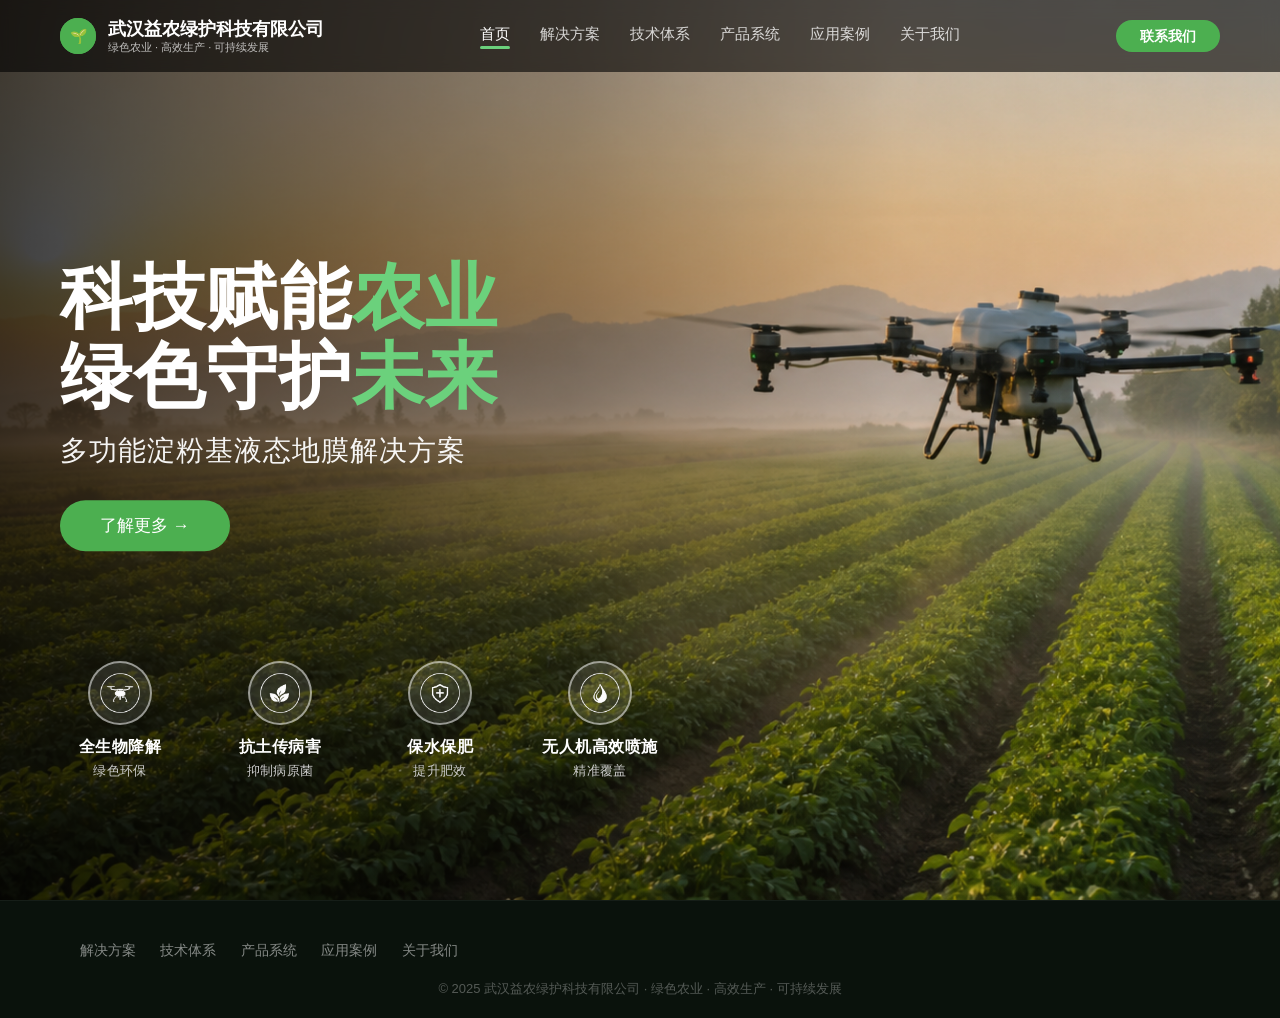
<file: index.html>
<!DOCTYPE html>
<html lang="zh-CN">
<head>
    <meta charset="UTF-8" />
    <meta name="viewport" content="width=device-width, initial-scale=1.0" />
    <title>首页 – 液态地膜无人机解决方案</title>
    <link rel="stylesheet" href="style.css" />
    <style>
        /* 首页专用样式（保持原样，仅用于首页） */
        #page-home {
            height: 100vh; width: 100%; position: relative; padding: 0;
            background: url('assets/hero.png') center center / cover no-repeat;
            background-color: #0f1a13;
        }
        .hero-overlay {
            position: absolute; top: 0; left: 0; width: 100%; height: 100%;
            background: linear-gradient(to right, rgba(0, 0, 0, 0.75) 0%, rgba(0, 0, 0, 0.4) 45%, rgba(0, 0, 0, 0.1) 70%, rgba(0, 0, 0, 0) 100%);
            pointer-events: none;
        }
        .hero-content {
            position: absolute; top: 45%; left: 60px; transform: translateY(-50%);
            z-index: 2; max-width: 700px; text-align: left; margin: 0;
        }
        .hero-content h1 { font-size: 72px; font-weight: 800; line-height: 1.1; letter-spacing: 1px; color: #fff; }
        .hero-content h1 .highlight { color: #6bd17c; }
        .hero-content .subtitle { font-size: 28px; font-weight: 400; color: rgba(255, 255, 255, 0.95); margin-top: 16px; letter-spacing: 1px; }
        .btn-learn { display: inline-block; margin-top: 30px; padding: 14px 40px; background: #4CAF50; color: #fff; border-radius: 40px; font-size: 17px; font-weight: 500; border: none; cursor: pointer; transition: background 0.3s; }
        .btn-learn:hover { background: #3d8b4a; }
        .features {
            position: absolute; bottom: 120px; left: 60px; right: 60px;
            z-index: 2; display: flex; justify-content: flex-start; gap: 40px; flex-wrap: wrap;
        }
        .feature-item { display: flex; flex-direction: column; align-items: center; text-align: center; min-width: 120px; flex: 0 0 auto; }
        .feature-icon { width: 64px; height: 64px; border-radius: 50%; border: 2px solid rgba(255, 255, 255, 0.5); background: rgba(255, 255, 255, 0.1); display: flex; align-items: center; justify-content: center; overflow: hidden; margin-bottom: 12px; }
        .feature-icon img { width: 40px; height: 40px; object-fit: contain; display: block; }
        .feature-title { font-size: 16px; font-weight: 600; color: #fff; letter-spacing: 0.5px; margin-bottom: 4px; }
        .feature-desc { font-size: 13px; color: #ccc; font-weight: 400; letter-spacing: 0.3px; }
        .scroll-hint { position: absolute; bottom: 0; left: 60px; z-index: 3; display: flex; align-items: center; gap: 10px; font-size: 13px; color: rgba(255, 255, 255, 0.5); letter-spacing: 0.5px; }

        @media (max-width: 1200px) {
            .hero-content { left: 40px; }
            .features { left: 40px; right: 40px; gap: 30px; bottom: 100px; }
            .hero-content h1 { font-size: 56px; }
            .hero-content .subtitle { font-size: 22px; }
        }
        @media (max-width: 992px) {
            .hero-content h1 { font-size: 44px; }
            .hero-content .subtitle { font-size: 18px; }
            .features { gap: 20px; bottom: 80px; }
            .feature-item { min-width: 100px; }
            .feature-icon { width: 56px; height: 56px; }
            .feature-icon img { width: 32px; height: 32px; }
        }
        @media (max-width: 768px) {
            .hero-content { left: 20px; right: 20px; max-width: 100%; top: 40%; }
            .hero-content h1 { font-size: 34px; line-height: 1.2; }
            .hero-content .subtitle { font-size: 17px; margin-top: 10px; }
            .btn-learn { padding: 10px 28px; font-size: 15px; margin-top: 20px; }
            .features { position: relative; bottom: auto; left: auto; right: auto; margin-top: 50px; padding: 0 20px 30px; justify-content: center; gap: 14px; }
            .feature-item { flex: 0 0 calc(50% - 12px); min-width: 70px; padding: 6px 0; }
            .feature-icon { width: 48px; height: 48px; }
            .feature-icon img { width: 28px; height: 28px; }
            .scroll-hint { display: none; }
        }
        @media (max-width: 480px) {
            .hero-content h1 { font-size: 28px; }
            .hero-content .subtitle { font-size: 15px; }
            .feature-item { flex: 0 0 calc(50% - 10px); min-width: 60px; }
            .feature-icon { width: 42px; height: 42px; }
            .feature-icon img { width: 24px; height: 24px; }
            .feature-title { font-size: 13px; }
            .feature-desc { font-size: 11px; }
        }
    </style>
</head>
<body>

    <nav>
        <div class="brand">
            <div class="brand-icon"><div style="background:#4CAF50; width:100%; height:100%; border-radius:50%; display:flex; align-items:center; justify-content:center; font-weight:bold; font-size:14px;">🌱</div></div>
            <div class="brand-text">
                <span class="brand-name">武汉益农绿护科技有限公司</span>
                <span class="brand-slogan">绿色农业 · 高效生产 · 可持续发展</span>
            </div>
        </div>
        <ul class="nav-links">
            <li class="active"><a href="index.html">首页</a></li>
            <li><a href="solutions.html">解决方案</a></li>
            <li><a href="technology.html">技术体系</a></li>
            <li><a href="products.html">产品系统</a></li>
            <li><a href="cases.html">应用案例</a></li>
            <li><a href="about.html">关于我们</a></li>
        </ul>
        <a href="contact.html" class="btn-contact">联系我们</a>
    </nav>

    <section id="page-home">
        <div class="hero-overlay"></div>
        <div class="hero-content">
            <h1>科技赋能<span class="highlight">农业</span><br />绿色守护<span class="highlight">未来</span></h1>
            <p class="subtitle">多功能淀粉基液态地膜解决方案</p>
            <a href="solutions.html" class="btn-learn">了解更多 →</a>
        </div>
        <div class="features">
            <div class="feature-item"><div class="feature-icon"><img src="assets/feature1.png" alt="全生物降解" /></div><span class="feature-title">全生物降解</span><span class="feature-desc">绿色环保</span></div>
            <div class="feature-item"><div class="feature-icon"><img src="assets/feature2.png" alt="抗土传病害" /></div><span class="feature-title">抗土传病害</span><span class="feature-desc">抑制病原菌</span></div>
            <div class="feature-item"><div class="feature-icon"><img src="assets/feature3.png" alt="保水保肥" /></div><span class="feature-title">保水保肥</span><span class="feature-desc">提升肥效</span></div>
            <div class="feature-item"><div class="feature-icon"><img src="assets/feature4.png" alt="无人机高效喷施" /></div><span class="feature-title">无人机高效喷施</span><span class="feature-desc">精准覆盖</span></div>
        </div>
        <div class="scroll-hint"><span>&nbsp;</span> </div>
</section>

    <footer>
        <div class="footer-inner">
            <div class="footer-links">
                <a href="solutions.html">解决方案</a>
                <a href="technology.html">技术体系</a>
                <a href="products.html">产品系统</a>
                <a href="cases.html">应用案例</a>
                <a href="about.html">关于我们</a>
            </div>
        </div>
        <div class="footer-bottom"><p>© 2025 武汉益农绿护科技有限公司 · 绿色农业 · 高效生产 · 可持续发展</p></div>
    </footer>

</body>
</html>
</file>
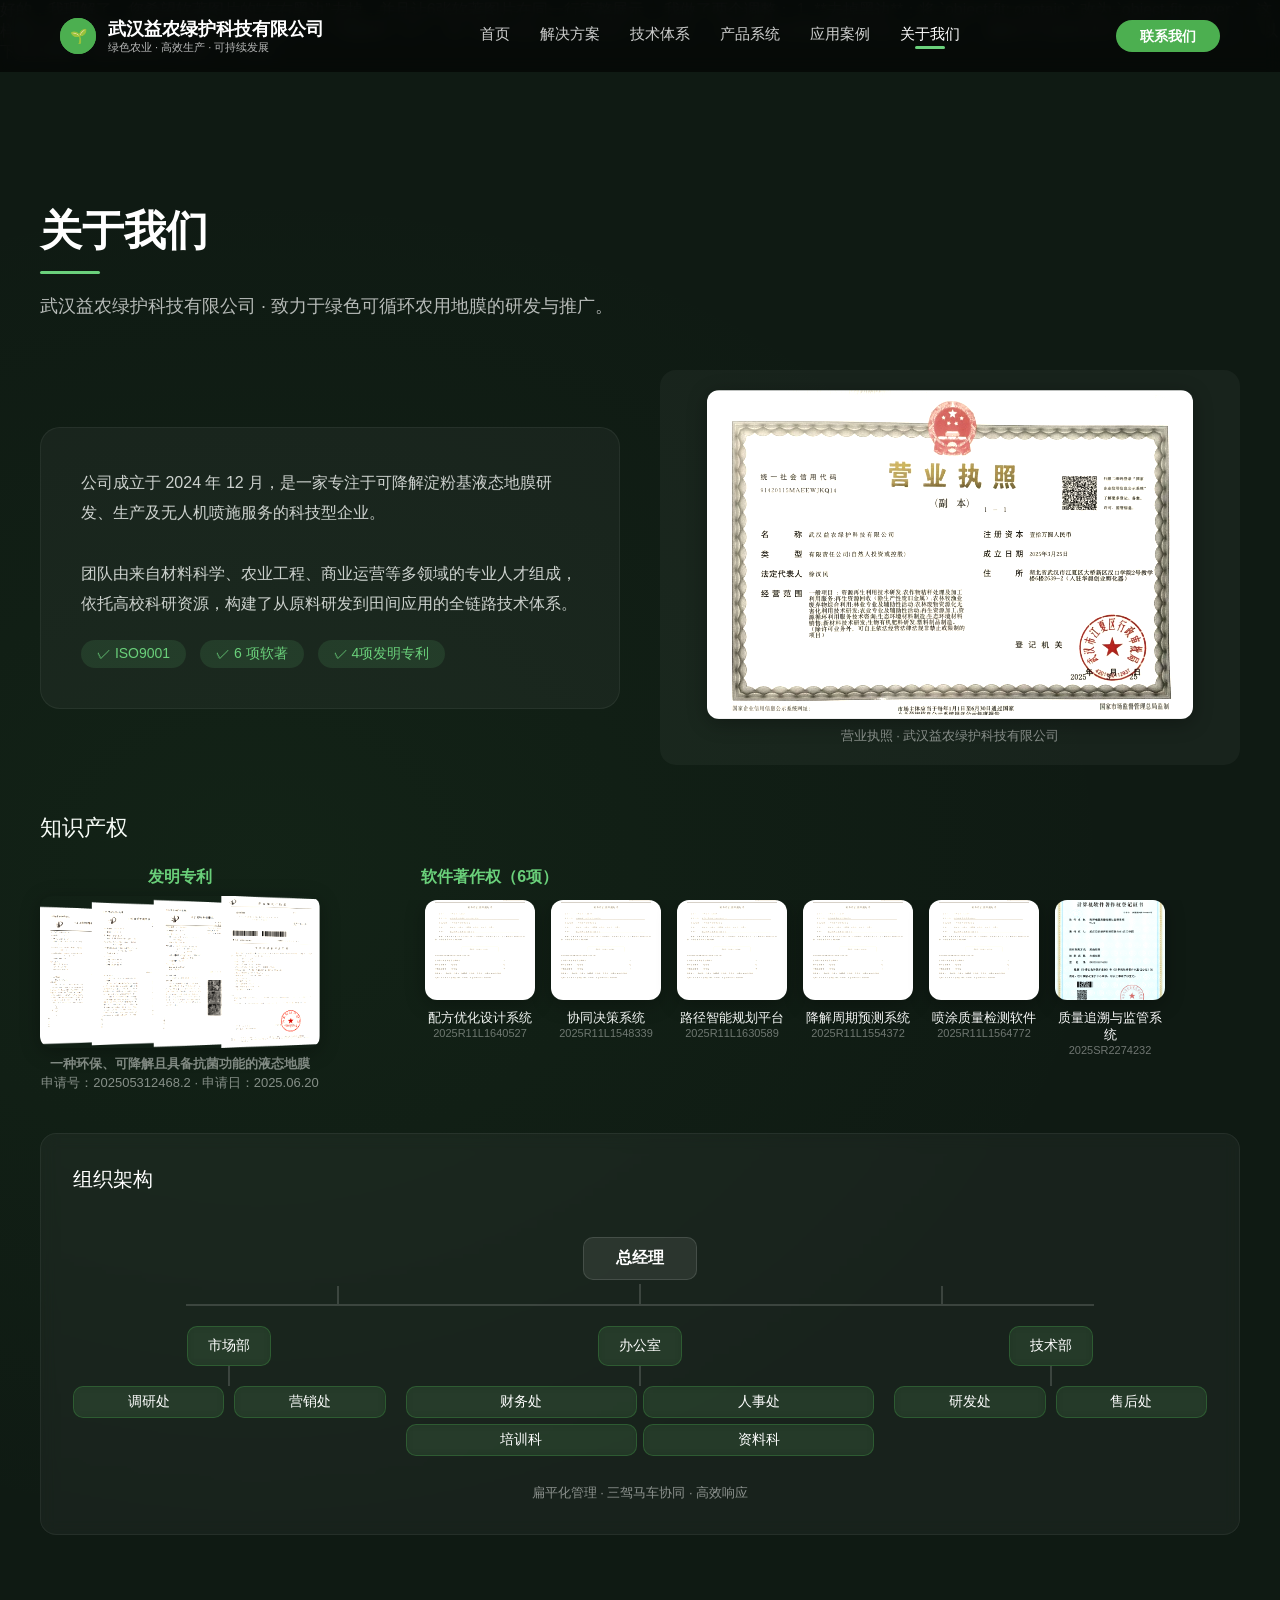
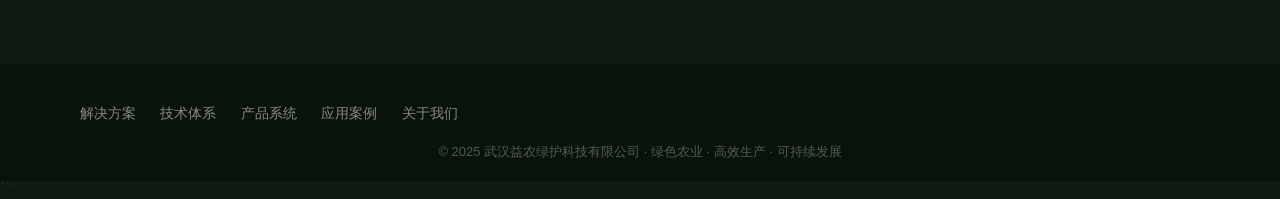
<file: about.html>
好的，我理解了。您希望软著图片的“左右黑边”去掉，并且让6张软著图片在同一行完整展示。

我做了两个调整：
1. **去掉黑边**：将 `object-fit: contain;` 改为 `object-fit: cover;`，这样图片会铺满整个容器，左右不再留黑边。
2. **强制同一行**：将 `flex-wrap: wrap;` 改为 `nowrap;`，并给每个软著项设置 `flex-shrink: 0;`，确保它们始终在同一行（在大屏上）。

以下是完整的 `about.html` 代码：

```html
<!DOCTYPE html>
<html lang="zh-CN">
<head>
    <meta charset="UTF-8" />
    <meta name="viewport" content="width=device-width, initial-scale=1.0" />
    <title>关于我们 – 液态地膜无人机解决方案</title>
    <link rel="stylesheet" href="style.css" />
    <style>
        /* ===== 软著样式 - 强制一行，去黑边 ===== */
        .soft-row {
            display: flex;
            flex-wrap: nowrap;        /* 强制在同一行 */
            gap: 16px;
            justify-content: center;
            overflow-x: auto;         /* 屏幕不够宽时可滚动 */
            padding-bottom: 8px;
        }
        .soft-item {
            background: transparent !important;
            border: none !important;
            padding: 0 !important;
            text-align: center;
            flex: 0 0 auto;           /* 不伸缩，保持固定宽度 */
            width: 110px;
            min-width: 90px;
            max-width: 150px;
            display: flex;
            flex-direction: column;
            align-items: center;
            transition: 0.3s ease;
        }
        .soft-item:hover {
            transform: translateY(-4px);
        }
        .soft-item .img-box {
            width: 100%;
            height: 100px;
            margin-bottom: 6px;
        }
        .soft-item .img-box img {
            width: 100%;
            height: 100%;
            object-fit: cover;        /* 关键：铺满容器，去掉黑边 */
        }
        .soft-item .name {
            font-size: 13px;
            color: #fff;
            font-weight: 500;
            line-height: 1.3;
            margin-top: 4px;
        }
        .soft-item .code {
            font-size: 11px;
            color: rgba(255, 255, 255, 0.4);
        }

        /* ===== 专利样式（缩小，与软著并排） ===== */
        .patent-area {
            text-align: center;
            flex: 0 0 280px;
            min-width: 200px;
        }
        .patent-area .img-box {
            max-width: 100%;
            margin: 0 auto;
        }
        .patent-area .img-box img {
            width: 100%;
            max-height: 180px;
            object-fit: contain;
        }
        .patent-info {
            font-size: 13px;
            color: rgba(255, 255, 255, 0.5);
            text-align: center;
            margin-top: 6px;
            line-height: 1.5;
        }

        /* ===== 专利+软著 并排容器 ===== */
        .ip-row {
            display: flex;
            flex-wrap: wrap;
            gap: 30px;
            align-items: flex-start;
            justify-content: center;
            margin-bottom: 40px;
        }

        /* ===== 组织架构 ===== */
        .org-wrapper {
            display: flex;
            flex-direction: column;
            align-items: center;
            width: 100%;
            padding: 20px 0;
        }
        .org-node {
            background: rgba(76, 175, 80, 0.12);
            border: 1px solid rgba(76, 175, 80, 0.3);
            border-radius: 10px;
            padding: 10px 20px;
            text-align: center;
            min-width: 80px;
            backdrop-filter: blur(4px);
            transition: all 0.3s ease;
        }
        .org-node:hover {
            background: rgba(76, 175, 80, 0.20);
            border-color: #6bd17c;
            transform: translateY(-3px);
        }
        .org-node span {
            color: #fff;
            font-size: 14px;
            font-weight: 500;
        }
        .org-line {
            width: 2px;
            height: 20px;
            background: rgba(255, 255, 255, 0.15);
        }
        .org-h-line {
            width: 80%;
            height: 2px;
            background: rgba(255, 255, 255, 0.15);
            margin: 0 auto;
            position: relative;
        }
        .org-h-line::before, .org-h-line::after {
            content: '';
            position: absolute;
            top: -18px;
            width: 2px;
            height: 18px;
            background: rgba(255, 255, 255, 0.15);
        }
        .org-h-line::before { left: 16.6%; }
        .org-h-line::after { right: 16.6%; }

        @media (max-width: 992px) {
            .ip-row { flex-direction: column; align-items: center; }
            .patent-area { flex: 1 1 100%; }
            .soft-row { flex-wrap: wrap; }  /* 窄屏允许换行 */
            .soft-item { flex: 1 1 80px; min-width: 60px; }
            .soft-item .img-box { height: 80px; }
        }
    </style>
</head>
<body>

    <nav>
        <div class="brand">
            <div class="brand-icon"><div style="background:#4CAF50; width:100%; height:100%; border-radius:50%; display:flex; align-items:center; justify-content:center; font-weight:bold; font-size:14px;">🌱</div></div>
            <div class="brand-text">
                <span class="brand-name">武汉益农绿护科技有限公司</span>
                <span class="brand-slogan">绿色农业 · 高效生产 · 可持续发展</span>
            </div>
        </div>
        <ul class="nav-links">
            <li><a href="index.html">首页</a></li>
            <li><a href="solutions.html">解决方案</a></li>
            <li><a href="technology.html">技术体系</a></li>
            <li><a href="products.html">产品系统</a></li>
            <li><a href="cases.html">应用案例</a></li>
            <li class="active"><a href="about.html">关于我们</a></li>
        </ul>
        <a href="contact.html" class="btn-contact">联系我们</a>
    </nav>

    <section class="page-section">
        <div class="container">
            <h2 class="section-title">关于我们</h2>
            <p class="section-subtitle">武汉益农绿护科技有限公司 · 致力于绿色可循环农用地膜的研发与推广。</p>

            <!-- 公司简介 + 营业执照 -->
            <div style="display: grid; grid-template-columns: 1fr 1fr; gap: 40px; align-items: center; margin-bottom: 48px;">
                <div style="background: rgba(255,255,255,0.04); padding: 40px; border-radius: 20px; border: 1px solid rgba(255,255,255,0.06);">
                    <p style="font-size: 16px; line-height: 1.9; color: rgba(255,255,255,0.8);">
                        公司成立于 2024 年 12 月，是一家专注于可降解淀粉基液态地膜研发、生产及无人机喷施服务的科技型企业。<br /><br />
                        团队由来自材料科学、农业工程、商业运营等多领域的专业人才组成，依托高校科研资源，构建了从原料研发到田间应用的全链路技术体系。
                    </p>
                    <div style="display: flex; gap: 14px; flex-wrap: wrap; margin-top: 20px;">
                        <span style="background: rgba(107,209,124,0.12); padding: 5px 16px; border-radius: 30px; font-size: 14px; color: #6bd17c;">✓ ISO9001</span>
                        <span style="background: rgba(107,209,124,0.12); padding: 5px 16px; border-radius: 30px; font-size: 14px; color: #6bd17c;">✓ 6 项软著</span>
                        <span style="background: rgba(107,209,124,0.12); padding: 5px 16px; border-radius: 30px; font-size: 14px; color: #6bd17c;">✓ 4项发明专利</span>
                    </div>
                </div>
                <div style="background: rgba(255,255,255,0.04); padding: 20px; border-radius: 16px; text-align: center;">
                    <div class="img-box" style=" max-width: 90%; margin: 0 auto;">
                        <img src="assets/license.png" alt="营业执照" style="max-width:100%;">
                    </div>
                    <p style="color:rgba(255,255,255,0.5); font-size:13px; margin-top:8px;">营业执照 · 武汉益农绿护科技有限公司</p>
                </div>
            </div>

            <!-- 知识产权板块：专利 + 软著 同一行 -->
            <h3 style="color: #fff; margin-bottom: 24px; font-size: 22px; font-weight: 500;">知识产权</h3>
            
            <div class="ip-row">
                <!-- 专利 -->
                <div class="patent-area">
                    <h4 style="color: #6bd17c; font-size: 16px; margin-bottom: 8px;">发明专利</h4>
                    <div class="img-box">
                        <img src="assets/patent_notice.png" alt="专利申请受理通知书">
                    </div>
                    <div class="patent-info">
                        <strong>一种环保、可降解且具备抗菌功能的液态地膜</strong><br>
                        申请号：202505312468.2 · 申请日：2025.06.20
                    </div>
                </div>

                <!-- 软著（强制同一行，去黑边） -->
                <div style="flex: 2 1 450px; min-width: 280px;">
                    <h4 style="color: #6bd17c; font-size: 16px; margin-bottom: 12px;">&nbsp; &nbsp; &nbsp; &nbsp; &nbsp; &nbsp; &nbsp; &nbsp; 软件著作权（6项）</h4>
                    <div class="soft-row">
                        <div class="soft-item">
                            <div class="img-box"><img src="assets/soft_1_formula.png" alt="配方优化系统"></div>
                            <span class="name">配方优化设计系统</span>
                            <span class="code">2025R11L1640527</span>
                        </div>
                        <div class="soft-item">
                            <div class="img-box"><img src="assets/soft_2_decision.png" alt="协同决策系统"></div>
                            <span class="name">协同决策系统</span>
                            <span class="code">2025R11L1548339</span>
                        </div>
                        <div class="soft-item">
                            <div class="img-box"><img src="assets/soft_3_path.png" alt="路径规划平台"></div>
                            <span class="name">路径智能规划平台</span>
                            <span class="code">2025R11L1630589</span>
                        </div>
                        <div class="soft-item">
                            <div class="img-box"><img src="assets/soft_4_degradation.png" alt="降解周期预测系统"></div>
                            <span class="name">降解周期预测系统</span>
                            <span class="code">2025R11L1554372</span>
                        </div>
                        <div class="soft-item">
                            <div class="img-box"><img src="assets/soft_5_quality.png" alt="喷涂质量检测软件"></div>
                            <span class="name">喷涂质量检测软件</span>
                            <span class="code">2025R11L1564772</span>
                        </div>
                        <div class="soft-item">
                            <div class="img-box"><img src="assets/soft_6_traceability.png" alt="质量追溯与监管系统"></div>
                            <span class="name">质量追溯与监管系统</span>
                            <span class="code">2025SR2274232</span>
                        </div>
                    </div>
                </div>
            </div>

            <!-- 组织架构 -->
            <div style="background: rgba(255,255,255,0.04); padding: 32px; border-radius: 16px; margin-bottom: 48px; backdrop-filter: blur(8px); border: 1px solid rgba(255,255,255,0.06);">
                <h3 style="color: #fff; margin-bottom: 24px; font-size: 20px; font-weight: 500;">组织架构</h3>
                <div class="org-wrapper">
                    <!-- 总经理 -->
                    <div style="background: rgba(255,255,255,0.08); border: 1px solid rgba(255,255,255,0.12); border-radius: 10px; padding: 10px 32px; margin-bottom: 4px; text-align: center;">
                        <span style="color: #fff; font-size: 16px; font-weight: 600;">总经理</span>
                    </div>
                    <div class="org-line"></div>
                    <div class="org-h-line"></div>
                    <div style="display: flex; justify-content: space-around; width: 100%; gap: 20px; margin-top: 20px; flex-wrap: wrap;">
                        <!-- 市场部 -->
                        <div style="display: flex; flex-direction: column; align-items: center; min-width: 80px; flex: 1;">
                            <div class="org-node"><span>市场部</span></div>
                            <div class="org-line"></div>
                            <div style="display: flex; gap: 10px; width: 100%;">
                                <div class="org-node" style="flex:1; padding: 6px 10px;"><span>调研处</span></div>
                                <div class="org-node" style="flex:1; padding: 6px 10px;"><span>营销处</span></div>
                            </div>
                        </div>
                        <!-- 办公室 -->
                        <div style="display: flex; flex-direction: column; align-items: center; min-width: 120px; flex: 1.5;">
                            <div class="org-node"><span>办公室</span></div>
                            <div class="org-line"></div>
                            <div style="display: grid; grid-template-columns: 1fr 1fr; gap: 6px; width: 100%;">
                                <div class="org-node" style="padding: 6px 10px;"><span>财务处</span></div>
                                <div class="org-node" style="padding: 6px 10px;"><span>人事处</span></div>
                                <div class="org-node" style="padding: 6px 10px;"><span>培训科</span></div>
                                <div class="org-node" style="padding: 6px 10px;"><span>资料科</span></div>
                            </div>
                        </div>
                        <!-- 技术部 -->
                        <div style="display: flex; flex-direction: column; align-items: center; min-width: 80px; flex: 1;">
                            <div class="org-node"><span>技术部</span></div>
                            <div class="org-line"></div>
                            <div style="display: flex; gap: 10px; width: 100%;">
                                <div class="org-node" style="flex:1; padding: 6px 10px;"><span>研发处</span></div>
                                <div class="org-node" style="flex:1; padding: 6px 10px;"><span>售后处</span></div>
                            </div>
                        </div>
                    </div>
                </div>
                <p style="color:rgba(255,255,255,0.5); font-size:13px; margin-top:8px; text-align:center;">扁平化管理 · 三驾马车协同 · 高效响应</p>
            </div>

        </div>
    </section>

    <footer>
        <div class="footer-inner">
            <div class="footer-links">
                <a href="solutions.html">解决方案</a>
                <a href="technology.html">技术体系</a>
                <a href="products.html">产品系统</a>
                <a href="cases.html">应用案例</a>
                <a href="about.html">关于我们</a>
            </div>
        </div>
        <div class="footer-bottom"><p>© 2025 武汉益农绿护科技有限公司 · 绿色农业 · 高效生产 · 可持续发展</p></div>
    </footer>

</body>
</html>
```
</file>
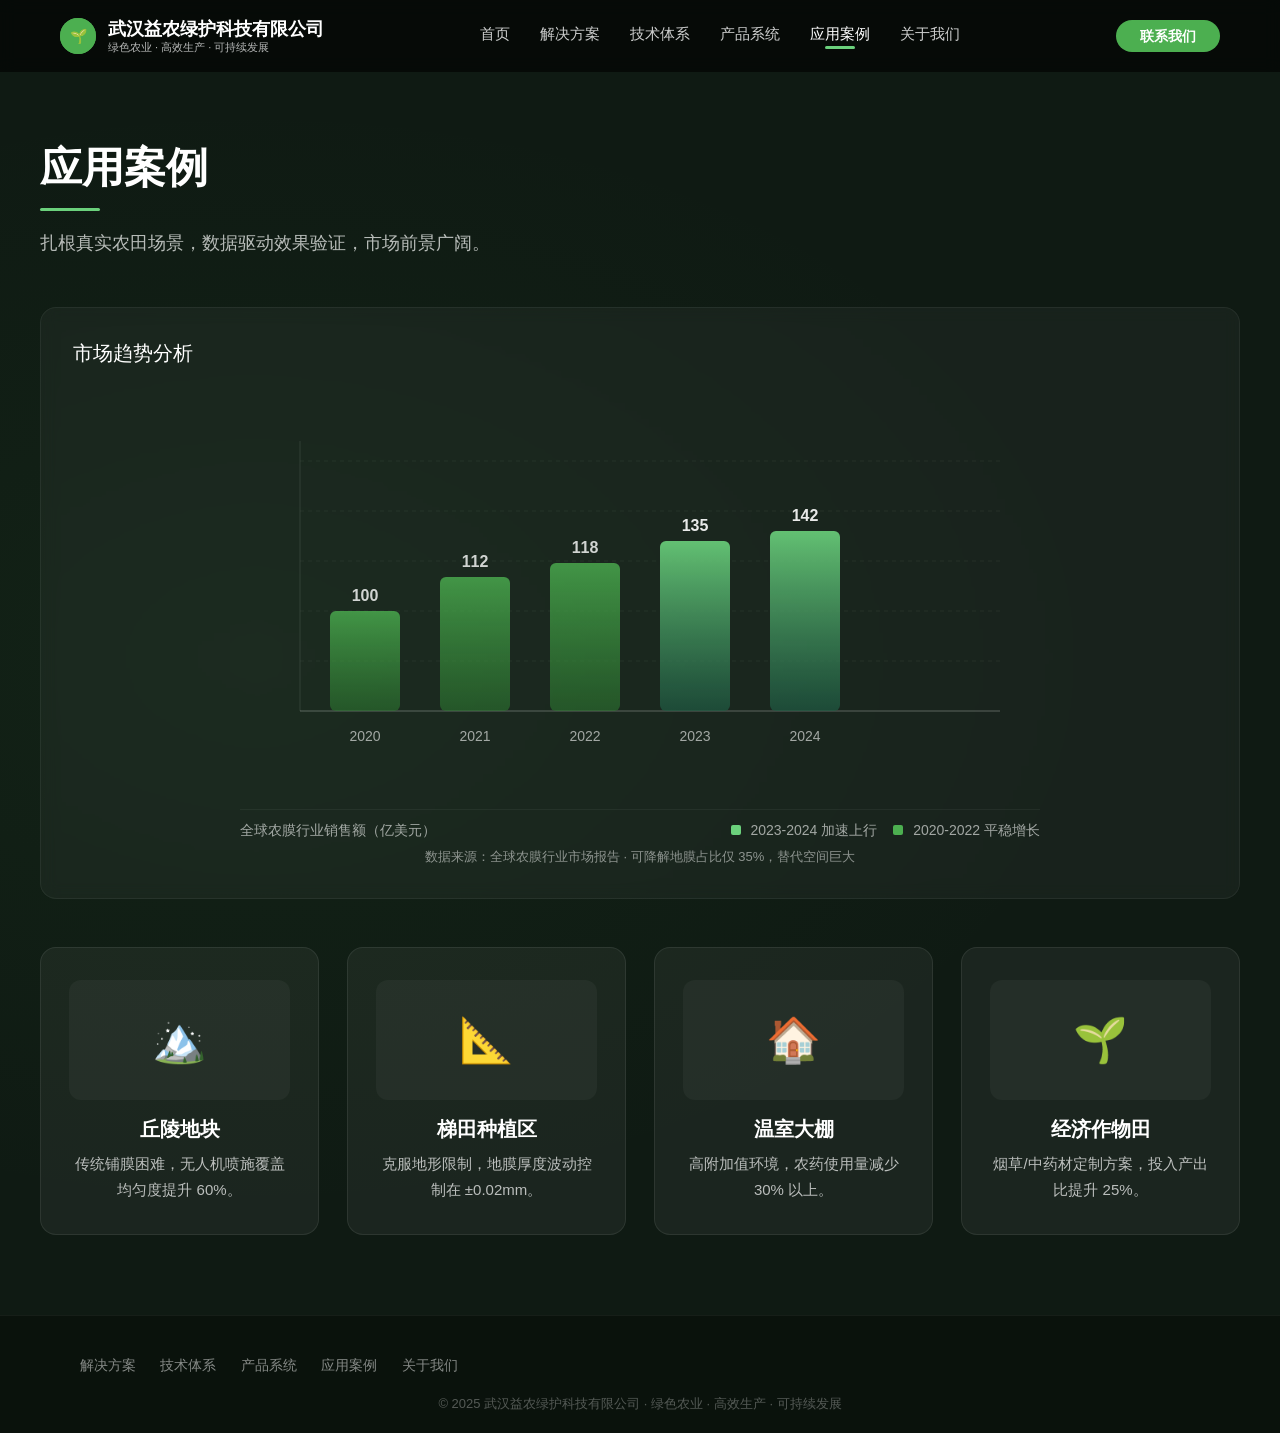
<file: cases.html>
<!DOCTYPE html>
<html lang="zh-CN">
<head>
    <meta charset="UTF-8" />
    <meta name="viewport" content="width=device-width, initial-scale=1.0" />
    <title>应用案例 – 液态地膜无人机解决方案</title>
    <link rel="stylesheet" href="style.css" />
</head>
<body>

    <nav>
        <div class="brand">
            <div class="brand-icon"><div style="background:#4CAF50; width:100%; height:100%; border-radius:50%; display:flex; align-items:center; justify-content:center; font-weight:bold; font-size:14px;">🌱</div></div>
            <div class="brand-text">
                <span class="brand-name">武汉益农绿护科技有限公司</span>
                <span class="brand-slogan">绿色农业 · 高效生产 · 可持续发展</span>
            </div>
        </div>
        <ul class="nav-links">
            <li><a href="index.html">首页</a></li>
            <li><a href="solutions.html">解决方案</a></li>
            <li><a href="technology.html">技术体系</a></li>
            <li><a href="products.html">产品系统</a></li>
            <li class="active"><a href="cases.html">应用案例</a></li>
            <li><a href="about.html">关于我们</a></li>
        </ul>
        <a href="contact.html" class="btn-contact">联系我们</a>
    </nav>

    <section class="page-section">
        <div class="container">
            <h2 class="section-title">应用案例</h2>
            <p class="section-subtitle">扎根真实农田场景，数据驱动效果验证，市场前景广阔。</p>

            <!-- 纯CSS市场趋势分析图表 -->
            <div style="background: rgba(255,255,255,0.04); padding: 32px; border-radius: 16px; margin-bottom: 48px; backdrop-filter: blur(8px); border: 1px solid rgba(255,255,255,0.06);">
                <h3 style="color: #fff; margin-bottom: 24px; font-size: 20px; font-weight: 500;">市场趋势分析</h3>
                
                <div style="position: relative; width: 100%; max-width: 800px; margin: 0 auto;">
                    <svg viewBox="0 0 800 400" style="width:100%; height:auto; display:block;">
                        <!-- 背景网格线 -->
                        <line x1="60" y1="50" x2="60" y2="320" stroke="rgba(255,255,255,0.1)" stroke-width="1" />
                        <line x1="60" y1="320" x2="760" y2="320" stroke="rgba(255,255,255,0.2)" stroke-width="1" />
                        
                        <!-- 水平辅助线 -->
                        <line x1="60" y1="320" x2="760" y2="320" stroke="rgba(255,255,255,0.1)" stroke-width="1" />
                        <line x1="60" y1="270" x2="760" y2="270" stroke="rgba(255,255,255,0.05)" stroke-width="1" stroke-dasharray="4" />
                        <line x1="60" y1="220" x2="760" y2="220" stroke="rgba(255,255,255,0.05)" stroke-width="1" stroke-dasharray="4" />
                        <line x1="60" y1="170" x2="760" y2="170" stroke="rgba(255,255,255,0.05)" stroke-width="1" stroke-dasharray="4" />
                        <line x1="60" y1="120" x2="760" y2="120" stroke="rgba(255,255,255,0.05)" stroke-width="1" stroke-dasharray="4" />
                        <line x1="60" y1="70" x2="760" y2="70" stroke="rgba(255,255,255,0.05)" stroke-width="1" stroke-dasharray="4" />

                        <!-- 柱状图数据 (2020-2024) -->
                        <rect x="90" y="220" width="70" height="100" rx="6" fill="url(#grad1)" opacity="0.9" />
                        <text x="125" y="210" fill="rgba(255,255,255,0.8)" font-size="16" text-anchor="middle" font-weight="600">100</text>
                        <text x="125" y="350" fill="rgba(255,255,255,0.6)" font-size="14" text-anchor="middle">2020</text>

                        <rect x="200" y="186" width="70" height="134" rx="6" fill="url(#grad1)" opacity="0.9" />
                        <text x="235" y="176" fill="rgba(255,255,255,0.8)" font-size="16" text-anchor="middle" font-weight="600">112</text>
                        <text x="235" y="350" fill="rgba(255,255,255,0.6)" font-size="14" text-anchor="middle">2021</text>

                        <rect x="310" y="172" width="70" height="148" rx="6" fill="url(#grad1)" opacity="0.9" />
                        <text x="345" y="162" fill="rgba(255,255,255,0.8)" font-size="16" text-anchor="middle" font-weight="600">118</text>
                        <text x="345" y="350" fill="rgba(255,255,255,0.6)" font-size="14" text-anchor="middle">2022</text>

                        <rect x="420" y="150" width="70" height="170" rx="6" fill="url(#grad2)" opacity="0.95" />
                        <text x="455" y="140" fill="rgba(255,255,255,0.9)" font-size="16" text-anchor="middle" font-weight="600">135</text>
                        <text x="455" y="350" fill="rgba(255,255,255,0.6)" font-size="14" text-anchor="middle">2023</text>

                        <rect x="530" y="140" width="70" height="180" rx="6" fill="url(#grad2)" opacity="0.95" />
                        <text x="565" y="130" fill="rgba(255,255,255,0.9)" font-size="16" text-anchor="middle" font-weight="600">142</text>
                        <text x="565" y="350" fill="rgba(255,255,255,0.6)" font-size="14" text-anchor="middle">2024</text>

                        <defs>
                            <linearGradient id="grad1" x1="0%" y1="0%" x2="0%" y2="100%">
                                <stop offset="0%" stop-color="#4CAF50" stop-opacity="0.9" />
                                <stop offset="100%" stop-color="#2E7D32" stop-opacity="0.6" />
                            </linearGradient>
                            <linearGradient id="grad2" x1="0%" y1="0%" x2="0%" y2="100%">
                                <stop offset="0%" stop-color="#6bd17c" stop-opacity="0.95" />
                                <stop offset="100%" stop-color="#1F5D45" stop-opacity="0.7" />
                            </linearGradient>
                        </defs>
                    </svg>
                    
                    <div style="display: flex; justify-content: space-between; align-items: center; padding: 12px 0 0 0; color: rgba(255,255,255,0.6); font-size: 14px; border-top: 1px solid rgba(255,255,255,0.05); margin-top: 18px;">
                        <span>全球农膜行业销售额（亿美元）</span>
                        <span style="display: flex; gap: 16px;">
                            <span><span style="display:inline-block; width:10px; height:10px; background: #6bd17c; border-radius:2px; margin-right:6px;"></span> 2023-2024 加速上行</span>
                            <span><span style="display:inline-block; width:10px; height:10px; background: #4CAF50; border-radius:2px; margin-right:6px;"></span> 2020-2022 平稳增长</span>
                        </span>
                    </div>
                    <p style="color:rgba(255,255,255,0.5); font-size:13px; margin-top:8px; text-align:center;">数据来源：全球农膜行业市场报告 · 可降解地膜占比仅 35%，替代空间巨大</p>
                </div>
            </div>

            <!-- 四大场景卡片 -->
            <div class="card-grid card-grid-4">
                <div class="card" style="text-align:center;">
                    <div style="height:120px; background:rgba(255,255,255,0.04); display:flex; align-items:center; justify-content:center; font-size:44px; color:#6bd17c; border-radius:12px; margin-bottom:16px;">🏔️</div>
                    <h3>丘陵地块</h3>
                    <p>传统铺膜困难，无人机喷施覆盖均匀度提升 60%。</p>
                </div>
                <div class="card" style="text-align:center;">
                    <div style="height:120px; background:rgba(255,255,255,0.04); display:flex; align-items:center; justify-content:center; font-size:44px; color:#6bd17c; border-radius:12px; margin-bottom:16px;">📐</div>
                    <h3>梯田种植区</h3>
                    <p>克服地形限制，地膜厚度波动控制在 ±0.02mm。</p>
                </div>
                <div class="card" style="text-align:center;">
                    <div style="height:120px; background:rgba(255,255,255,0.04); display:flex; align-items:center; justify-content:center; font-size:44px; color:#6bd17c; border-radius:12px; margin-bottom:16px;">🏠</div>
                    <h3>温室大棚</h3>
                    <p>高附加值环境，农药使用量减少 30% 以上。</p>
                </div>
                <div class="card" style="text-align:center;">
                    <div style="height:120px; background:rgba(255,255,255,0.04); display:flex; align-items:center; justify-content:center; font-size:44px; color:#6bd17c; border-radius:12px; margin-bottom:16px;">🌱</div>
                    <h3>经济作物田</h3>
                    <p>烟草/中药材定制方案，投入产出比提升 25%。</p>
                </div>
            </div>

        </div>
    </section>

    <footer>
        <div class="footer-inner">
            <div class="footer-links">
                <a href="solutions.html">解决方案</a>
                <a href="technology.html">技术体系</a>
                <a href="products.html">产品系统</a>
                <a href="cases.html">应用案例</a>
                <a href="about.html">关于我们</a>
            </div>
        </div>
        <div class="footer-bottom"><p>© 2025 武汉益农绿护科技有限公司 · 绿色农业 · 高效生产 · 可持续发展</p></div>
    </footer>

</body>
</html>
</file>
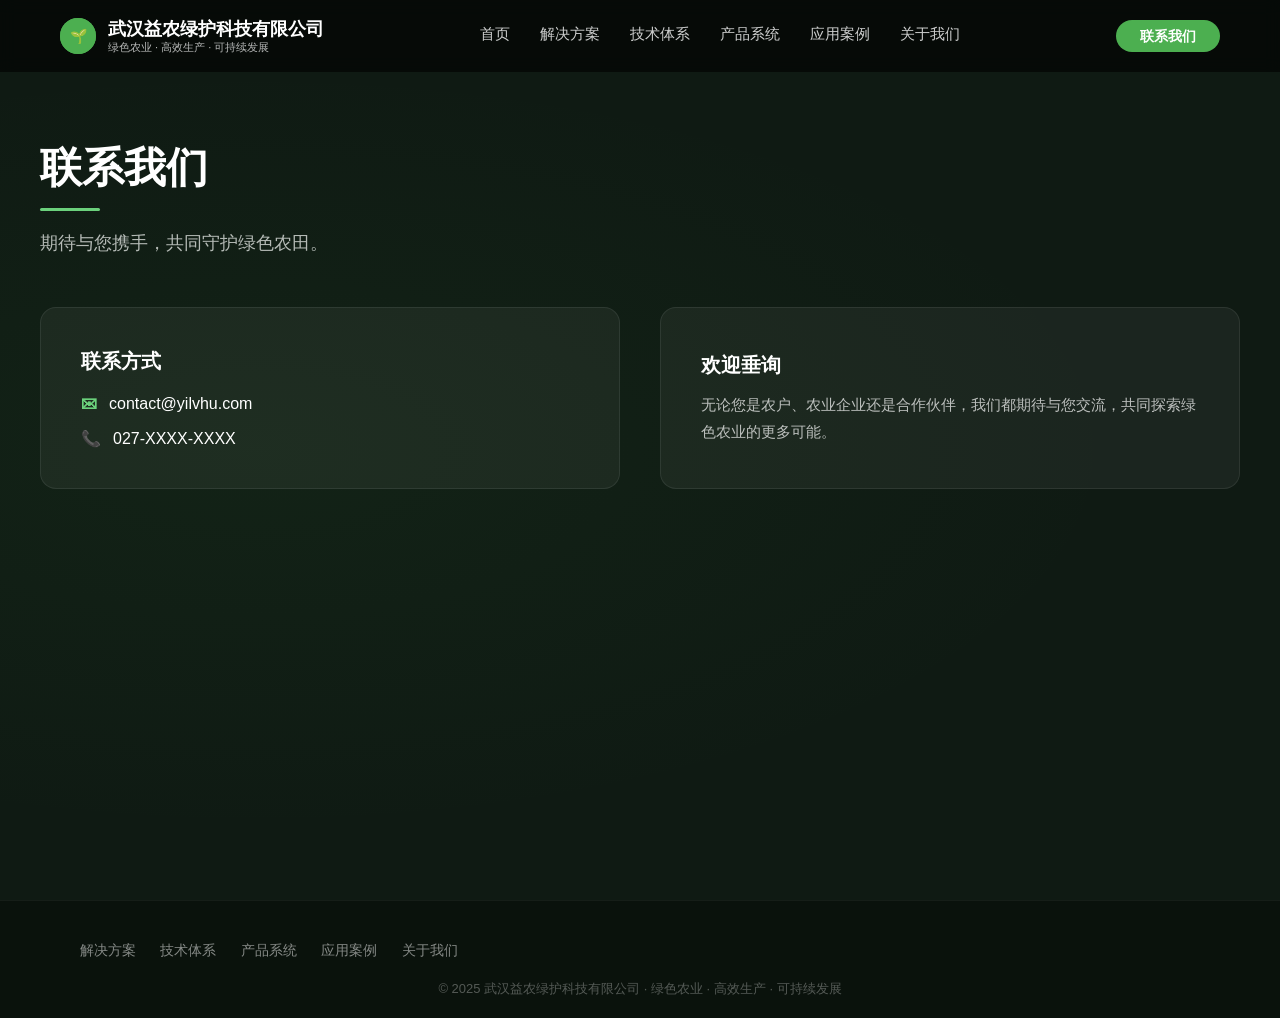
<file: contact.html>
<!DOCTYPE html>
<html lang="zh-CN">
<head>
    <meta charset="UTF-8" />
    <meta name="viewport" content="width=device-width, initial-scale=1.0" />
    <title>联系我们 – 液态地膜无人机解决方案</title>
    <link rel="stylesheet" href="style.css" />
</head>
<body>

    <nav>
        <div class="brand">
            <div class="brand-icon"><div style="background:#4CAF50; width:100%; height:100%; border-radius:50%; display:flex; align-items:center; justify-content:center; font-weight:bold; font-size:14px;">🌱</div></div>
            <div class="brand-text">
                <span class="brand-name">武汉益农绿护科技有限公司</span>
                <span class="brand-slogan">绿色农业 · 高效生产 · 可持续发展</span>
            </div>
        </div>
        <ul class="nav-links">
            <li><a href="index.html">首页</a></li>
            <li><a href="solutions.html">解决方案</a></li>
            <li><a href="technology.html">技术体系</a></li>
            <li><a href="products.html">产品系统</a></li>
            <li><a href="cases.html">应用案例</a></li>
            <li><a href="about.html">关于我们</a></li>
        </ul>
        <a href="contact.html" class="btn-contact">联系我们</a>
    </nav>

    <section class="page-section">
        <div class="container">
            <h2 class="section-title">联系我们</h2>
            <p class="section-subtitle">期待与您携手，共同守护绿色农田。</p>

            <div style="display: grid; grid-template-columns: 1fr 1fr; gap: 40px;">
                <div class="card" style="padding:40px;">
                    <h3 style="font-size:20px; color:#fff; margin-bottom:20px;">联系方式</h3>
                    <div style="display: flex; flex-direction: column; gap: 16px;">
                        <div style="display: flex; align-items: center; gap: 12px; font-size: 16px;">
                            <span style="color: #6bd17c; font-weight: bold;">✉</span>
                            <span style="color: #fff;">contact@yilvhu.com</span>
                        </div>
                        <div style="display: flex; align-items: center; gap: 12px; font-size: 16px;">
                            <span style="color: #6bd17c; font-weight: bold;">📞</span>
                            <span style="color: #fff;">027-XXXX-XXXX</span>
                        </div>
                    </div>
                </div>
                <div class="card" style="padding:40px; display: flex; flex-direction: column; justify-content: center;">
                    <h3 style="font-size:20px; color:#fff; margin-bottom:12px;">欢迎垂询</h3>
                    <p style="font-size:15px; color:rgba(255,255,255,0.7); line-height:1.8;">
                        无论您是农户、农业企业还是合作伙伴，我们都期待与您交流，共同探索绿色农业的更多可能。
                    </p>
                </div>
            </div>
        </div>
    </section>

    <footer>
        <div class="footer-inner">
            <div class="footer-links">
                <a href="solutions.html">解决方案</a>
                <a href="technology.html">技术体系</a>
                <a href="products.html">产品系统</a>
                <a href="cases.html">应用案例</a>
                <a href="about.html">关于我们</a>
            </div>
        </div>
        <div class="footer-bottom"><p>© 2025 武汉益农绿护科技有限公司 · 绿色农业 · 高效生产 · 可持续发展</p></div>
    </footer>

</body>
</html>
</file>
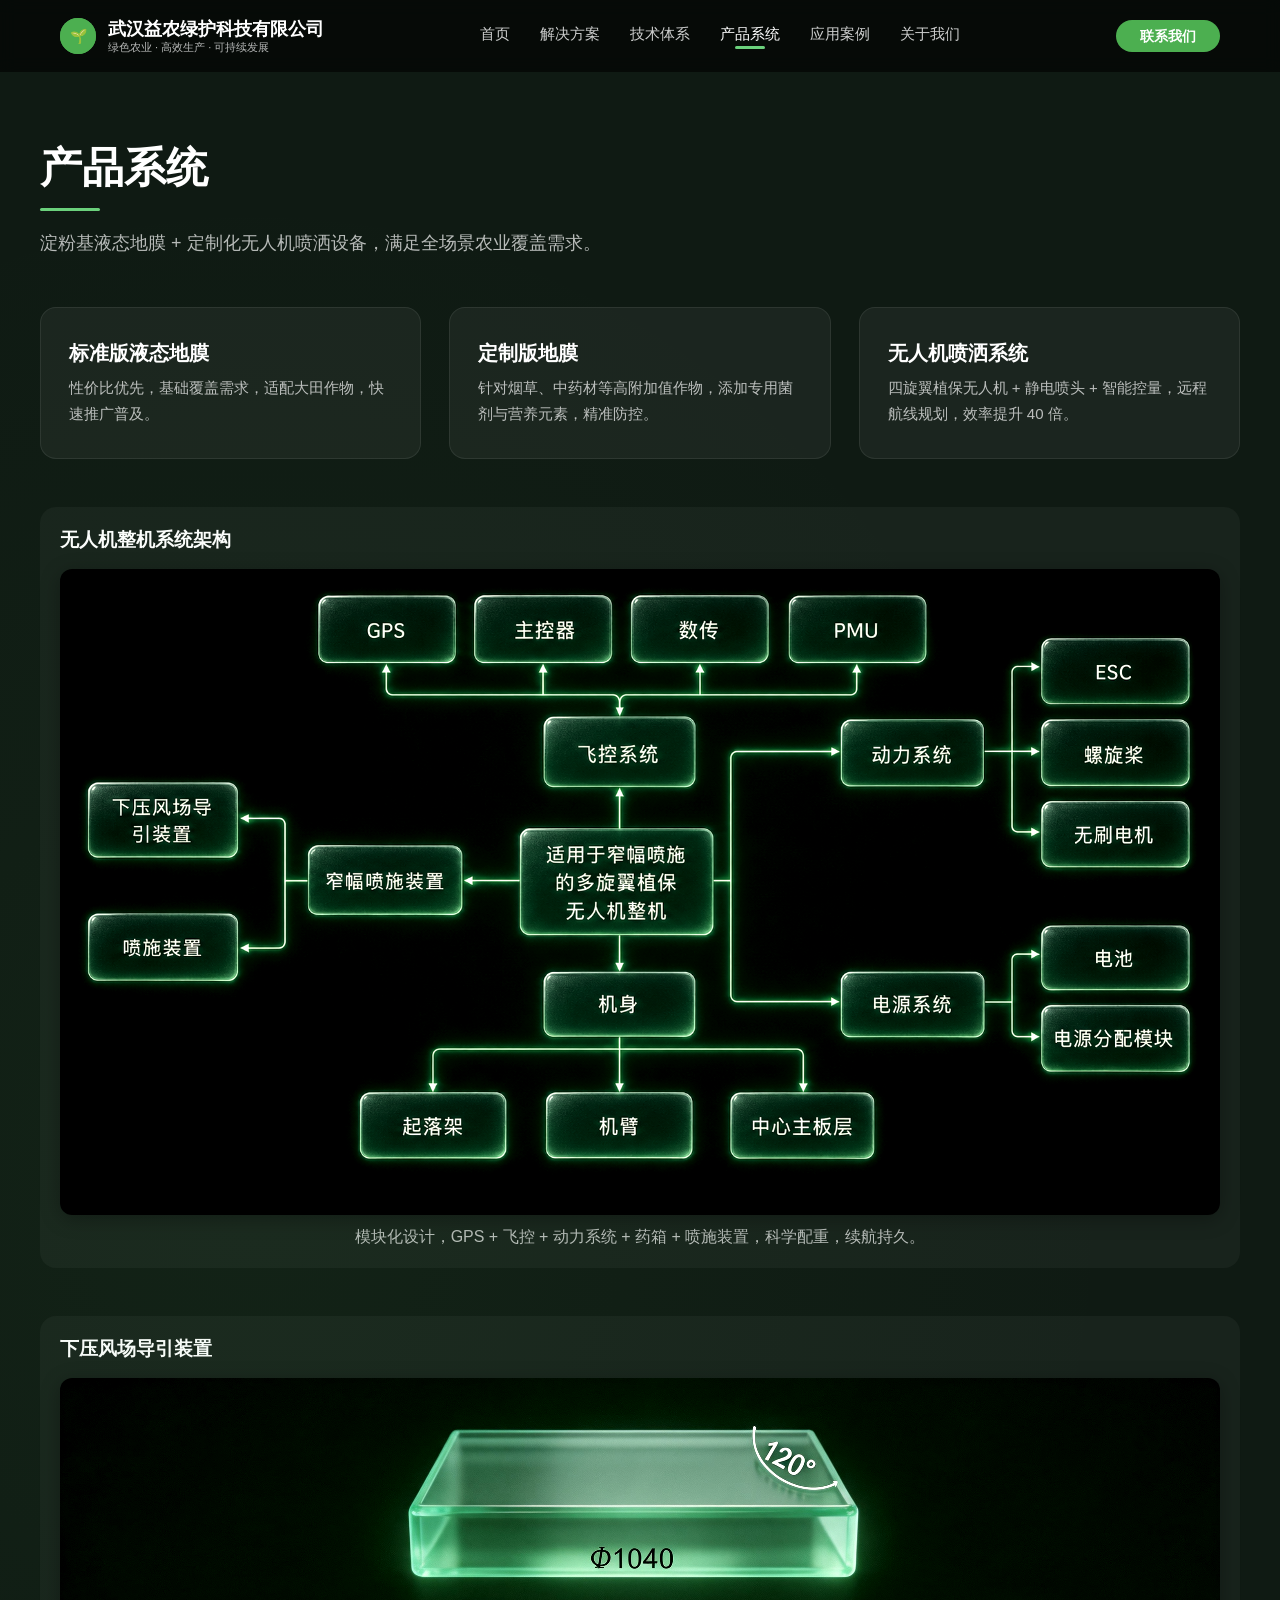
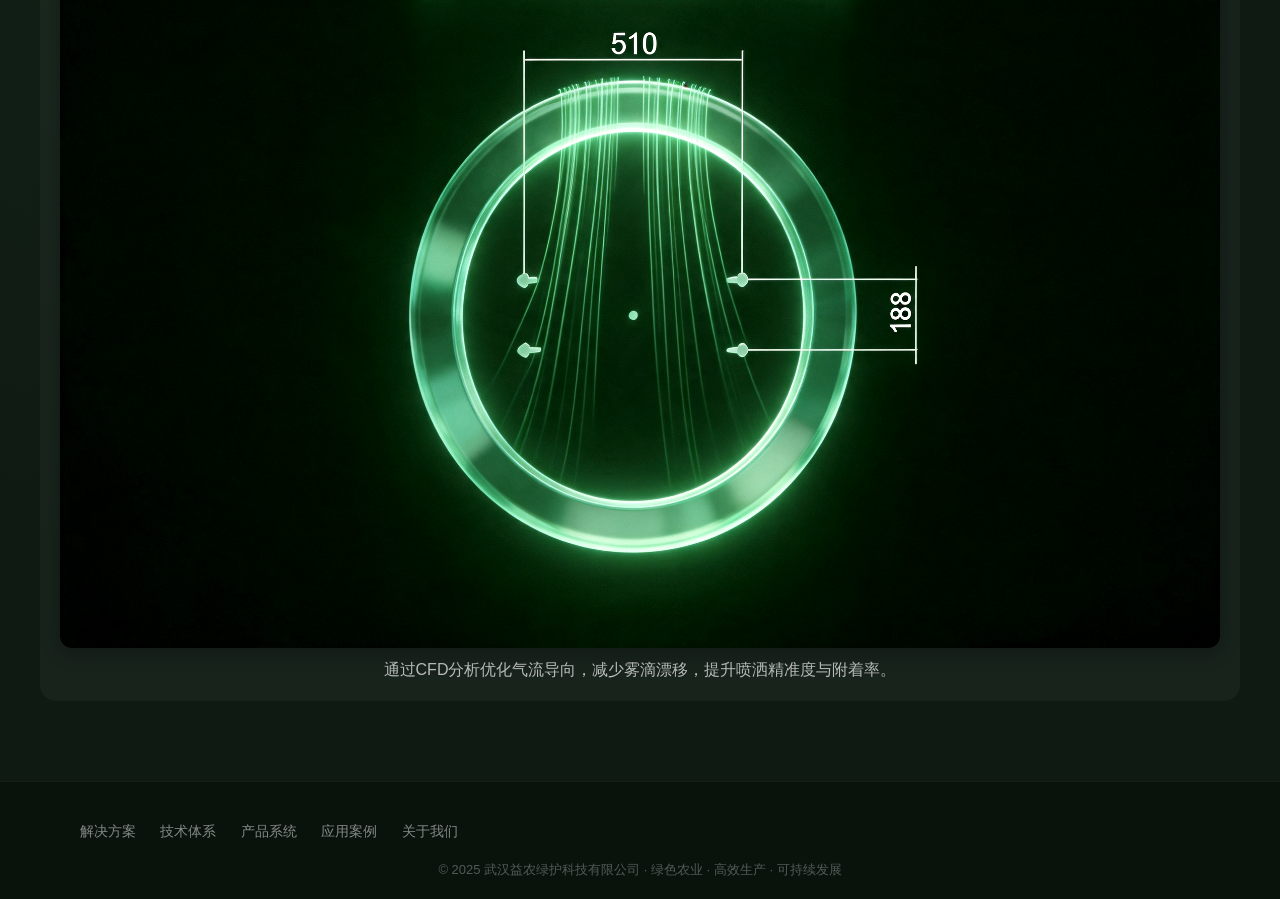
<file: products.html>
<!DOCTYPE html>
<html lang="zh-CN">
<head>
    <meta charset="UTF-8" />
    <meta name="viewport" content="width=device-width, initial-scale=1.0" />
    <title>产品系统 – 液态地膜无人机解决方案</title>
    <link rel="stylesheet" href="style.css" />
</head>
<body>

    <nav>
        <div class="brand">
            <div class="brand-icon"><div style="background:#4CAF50; width:100%; height:100%; border-radius:50%; display:flex; align-items:center; justify-content:center; font-weight:bold; font-size:14px;">🌱</div></div>
            <div class="brand-text">
                <span class="brand-name">武汉益农绿护科技有限公司</span>
                <span class="brand-slogan">绿色农业 · 高效生产 · 可持续发展</span>
            </div>
        </div>
        <ul class="nav-links">
            <li><a href="index.html">首页</a></li>
            <li><a href="solutions.html">解决方案</a></li>
            <li><a href="technology.html">技术体系</a></li>
            <li class="active"><a href="products.html">产品系统</a></li>
            <li><a href="cases.html">应用案例</a></li>
            <li><a href="about.html">关于我们</a></li>
        </ul>
        <a href="contact.html" class="btn-contact">联系我们</a>
    </nav>

    <section class="page-section">
        <div class="container">
            <h2 class="section-title">产品系统</h2>
            <p class="section-subtitle">淀粉基液态地膜 + 定制化无人机喷洒设备，满足全场景农业覆盖需求。</p>

            <!-- 三大产品线 -->
            <div class="card-grid card-grid-3" style="margin-bottom: 48px;">
                <div class="card">
                    <h3>标准版液态地膜</h3>
                    <p>性价比优先，基础覆盖需求，适配大田作物，快速推广普及。</p>
                </div>
                <div class="card">
                    <h3>定制版地膜</h3>
                    <p>针对烟草、中药材等高附加值作物，添加专用菌剂与营养元素，精准防控。</p>
                </div>
                <div class="card">
                    <h3>无人机喷洒系统</h3>
                    <p>四旋翼植保无人机 + 静电喷头 + 智能控量，远程航线规划，效率提升 40 倍。</p>
                </div>
            </div>

            <!-- 无人机整机构成图 -->
            <div style="background:rgba(255,255,255,0.04); padding:20px; border-radius:16px; margin-bottom:48px;">
                <h3 style="color:#fff; margin-bottom:16px;">无人机整机系统架构</h3>
                <div class="img-box">
                    <img src="assets/drone_system.png" alt="无人机整机构成图">
                </div>
                <p style="color:rgba(255,255,255,0.7); margin-top:12px; text-align:center;">模块化设计，GPS + 飞控 + 动力系统 + 药箱 + 喷施装置，科学配重，续航持久。</p>
            </div>

            <!-- 下压风场导引装置 -->
            <div style="background:rgba(255,255,255,0.04); padding:20px; border-radius:16px;">
                <h3 style="color:#fff; margin-bottom:16px;">下压风场导引装置</h3>
                <div class="img-box">
                    <img src="assets/air_guide.png" alt="下压风场导引装置CAD图">
                </div>
                <p style="color:rgba(255,255,255,0.7); margin-top:12px; text-align:center;">通过CFD分析优化气流导向，减少雾滴漂移，提升喷洒精准度与附着率。</p>
            </div>

        </div>
    </section>

    <footer>
        <div class="footer-inner">
            <div class="footer-links">
                <a href="solutions.html">解决方案</a>
                <a href="technology.html">技术体系</a>
                <a href="products.html">产品系统</a>
                <a href="cases.html">应用案例</a>
                <a href="about.html">关于我们</a>
            </div>
        </div>
        <div class="footer-bottom"><p>© 2025 武汉益农绿护科技有限公司 · 绿色农业 · 高效生产 · 可持续发展</p></div>
    </footer>

</body>
</html>
</file>
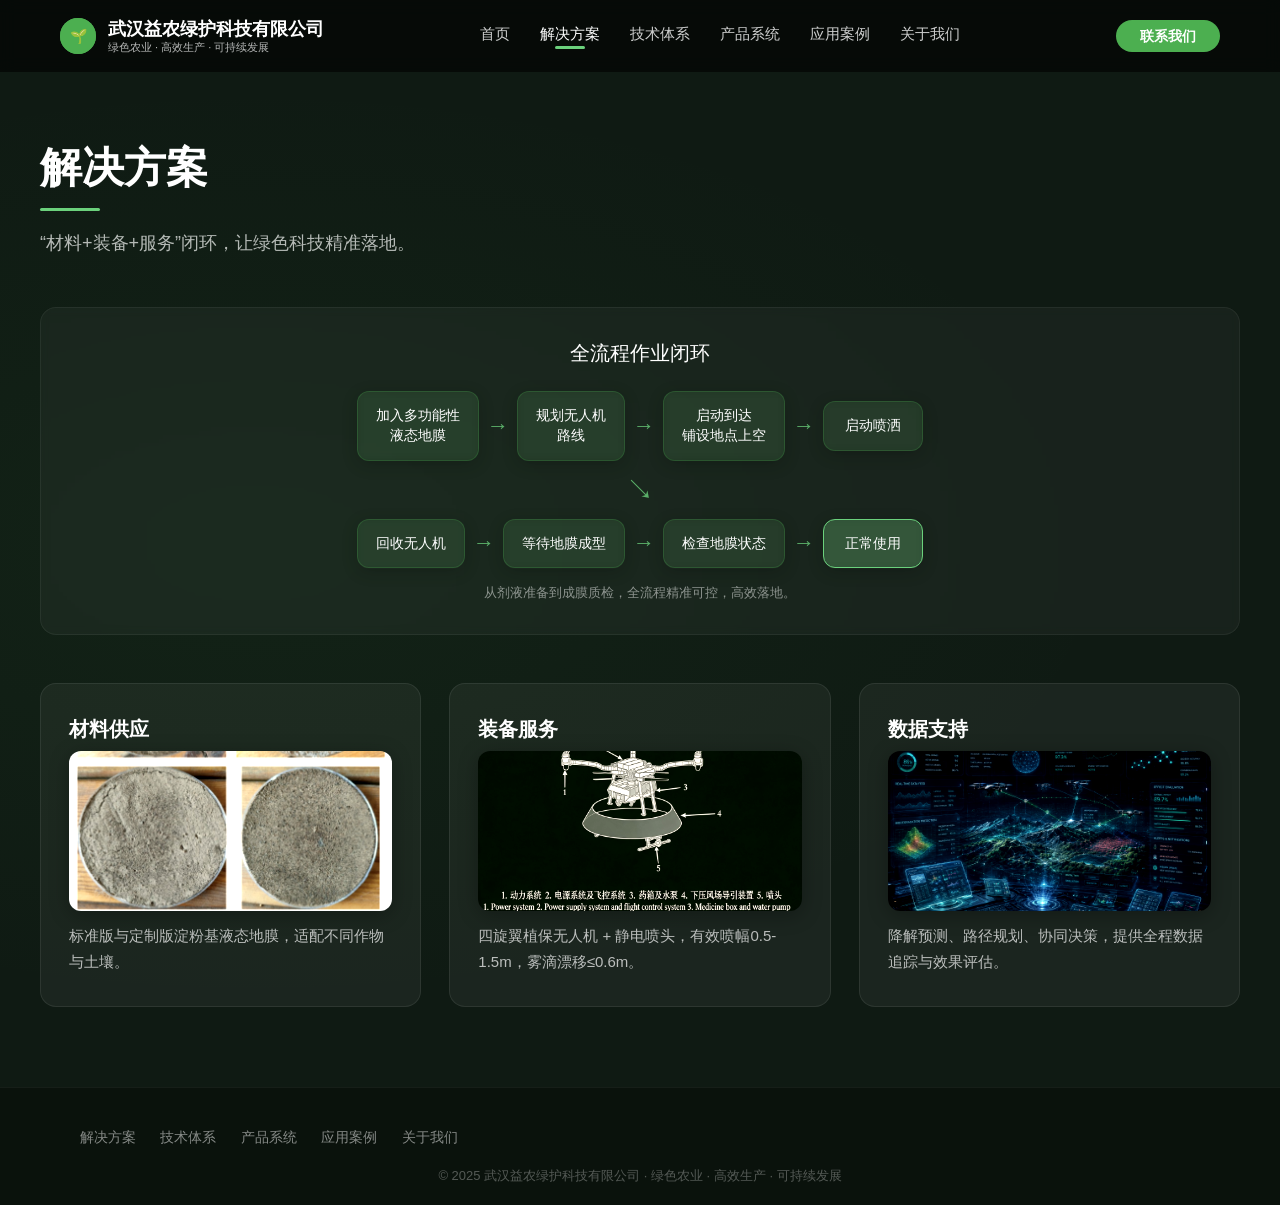
<file: solutions.html>
<!DOCTYPE html>
<html lang="zh-CN">
<head>
    <meta charset="UTF-8" />
    <meta name="viewport" content="width=device-width, initial-scale=1.0" />
    <title>解决方案 – 液态地膜无人机解决方案</title>
    <link rel="stylesheet" href="style.css" />
    <style>
        /* 流程卡片样式 */
        .flow-step {
            background: rgba(76, 175, 80, 0.12);
            border: 1px solid rgba(76, 175, 80, 0.25);
            border-radius: 12px;
            padding: 14px 18px;
            text-align: center;
            min-width: 100px;
            backdrop-filter: blur(4px);
            transition: all 0.3s ease;
            box-shadow: 0 4px 16px rgba(0,0,0,0.2);
            flex-shrink: 0;
        }
        .flow-step:hover {
            transform: translateY(-4px);
            border-color: #6bd17c;
            background: rgba(76, 175, 80, 0.20);
            box-shadow: 0 8px 28px rgba(0,0,0,0.3);
        }
        .flow-step span {
            color: #fff;
            font-size: 14px;
            font-weight: 500;
            line-height: 1.4;
        }
        .flow-arrow {
            color: #6bd17c;
            font-size: 22px;
            font-weight: 300;
            opacity: 0.8;
            flex-shrink: 0;
            padding: 0 4px;
        }
        .flow-down-arrow {
            color: #6bd17c;
            font-size: 28px;
            font-weight: 300;
            opacity: 0.8;
            display: block;
            width: 100%;
            text-align: center;
            margin: 4px 0;
        }
        .flow-row {
            display: flex;
            flex-wrap: wrap;
            justify-content: center;
            align-items: center;
            gap: 8px 4px;
            width: 100%;
        }
        .flow-step-final {
            background: rgba(107, 209, 124, 0.25);
            border-color: #6bd17c;
        }

        @media (max-width: 768px) {
            .flow-step {
                min-width: 80px;
                padding: 10px 14px;
            }
            .flow-step span {
                font-size: 13px;
            }
            .flow-arrow {
                font-size: 18px;
            }
            .flow-down-arrow {
                font-size: 22px;
            }
        }
        @media (max-width: 480px) {
            .flow-step {
                min-width: 70px;
                padding: 8px 10px;
            }
            .flow-step span {
                font-size: 12px;
            }
            .flow-arrow {
                font-size: 16px;
            }
            .flow-down-arrow {
                font-size: 18px;
            }
        }
    </style>
</head>
<body>

    <nav>
        <div class="brand">
            <div class="brand-icon"><div style="background:#4CAF50; width:100%; height:100%; border-radius:50%; display:flex; align-items:center; justify-content:center; font-weight:bold; font-size:14px;">🌱</div></div>
            <div class="brand-text">
                <span class="brand-name">武汉益农绿护科技有限公司</span>
                <span class="brand-slogan">绿色农业 · 高效生产 · 可持续发展</span>
            </div>
        </div>
        <ul class="nav-links">
            <li><a href="index.html">首页</a></li>
            <li class="active"><a href="solutions.html">解决方案</a></li>
            <li><a href="technology.html">技术体系</a></li>
            <li><a href="products.html">产品系统</a></li>
            <li><a href="cases.html">应用案例</a></li>
            <li><a href="about.html">关于我们</a></li>
        </ul>
        <a href="contact.html" class="btn-contact">联系我们</a>
    </nav>

    <section class="page-section">
        <div class="container">
            <h2 class="section-title">解决方案</h2>
            <p class="section-subtitle">“材料+装备+服务”闭环，让绿色科技精准落地。</p>

            <!-- 两行布局流程（逻辑修正：第二行从回收开始） -->
            <div style="background:rgba(255,255,255,0.04); padding:32px 20px; border-radius:16px; margin-bottom:48px; backdrop-filter:blur(4px); border:1px solid rgba(255,255,255,0.06);">
                <h3 style="color:#fff; margin-bottom:24px; font-size:20px; font-weight:500; text-align:center;">全流程作业闭环</h3>
                <div style="display:flex; flex-direction:column; align-items:center; gap:6px;">
                    
                    <!-- 第一行：步骤 1-4（加入 → 规划 → 启动 → 喷洒） -->
                    <div class="flow-row">
                        <div class="flow-step"><span>加入多功能性<br>液态地膜</span></div>
                        <span class="flow-arrow">→</span>
                        <div class="flow-step"><span>规划无人机<br>路线</span></div>
                        <span class="flow-arrow">→</span>
                        <div class="flow-step"><span>启动到达<br>铺设地点上空</span></div>
                        <span class="flow-arrow">→</span>
                        <div class="flow-step"><span>启动喷洒</span></div>
                    </div>

                    <!-- 竖向箭头指向第二行（从喷洒指向回收） -->
                    <span class="flow-down-arrow">↘</span>

                    <!-- 第二行：步骤 5-8（回收 → 等待 → 检查 → 正常使用） -->
                    <div class="flow-row">
                        <div class="flow-step"><span>回收无人机</span></div>
                        <span class="flow-arrow">→</span>
                        <div class="flow-step"><span>等待地膜成型</span></div>
                        <span class="flow-arrow">→</span>
                        <div class="flow-step"><span>检查地膜状态</span></div>
                        <span class="flow-arrow">→</span>
                        <div class="flow-step flow-step-final"><span>正常使用</span></div>
                    </div>

                </div>
                <p style="color:rgba(255,255,255,0.5); font-size:13px; margin-top:16px; text-align:center;">从剂液准备到成膜质检，全流程精准可控，高效落地。</p>
            </div>

            <!-- 三大服务模块 -->
            <div class="card-grid card-grid-3">
                <div class="card">
                    <h3>材料供应</h3>
                    <div class="img-box" style="height: 160px; margin-bottom: 12px;">
                        <img src="assets/soil_combined.png" alt="地膜与土壤结合" style="height: 100%; object-fit: cover;">
                    </div>
                    <p>标准版与定制版淀粉基液态地膜，适配不同作物与土壤。</p>
                </div>
                <div class="card">
                    <h3>装备服务</h3>
                    <div class="img-box" style="height: 160px; margin-bottom: 12px;">
                        <img src="assets/drone_structure.png" alt="无人机结构图" style="height: 100%; object-fit: cover;">
                    </div>
                    <p>四旋翼植保无人机 + 静电喷头，有效喷幅0.5-1.5m，雾滴漂移≤0.6m。</p>
                </div>
                <div class="card">
                    <h3>数据支持</h3>
                    <div class="img-box" style="height: 160px; margin-bottom: 12px;">
                        <img src="assets/certificates.png" alt="软著证书" style="height: 100%; object-fit: cover;">
                    </div>
                    <p>降解预测、路径规划、协同决策，提供全程数据追踪与效果评估。</p>
                </div>
            </div>
        </div>
    </section>

    <footer>
        <div class="footer-inner">
            <div class="footer-links">
                <a href="solutions.html">解决方案</a>
                <a href="technology.html">技术体系</a>
                <a href="products.html">产品系统</a>
                <a href="cases.html">应用案例</a>
                <a href="about.html">关于我们</a>
            </div>
        </div>
        <div class="footer-bottom"><p>© 2025 武汉益农绿护科技有限公司 · 绿色农业 · 高效生产 · 可持续发展</p></div>
    </footer>

</body>
</html>
</file>
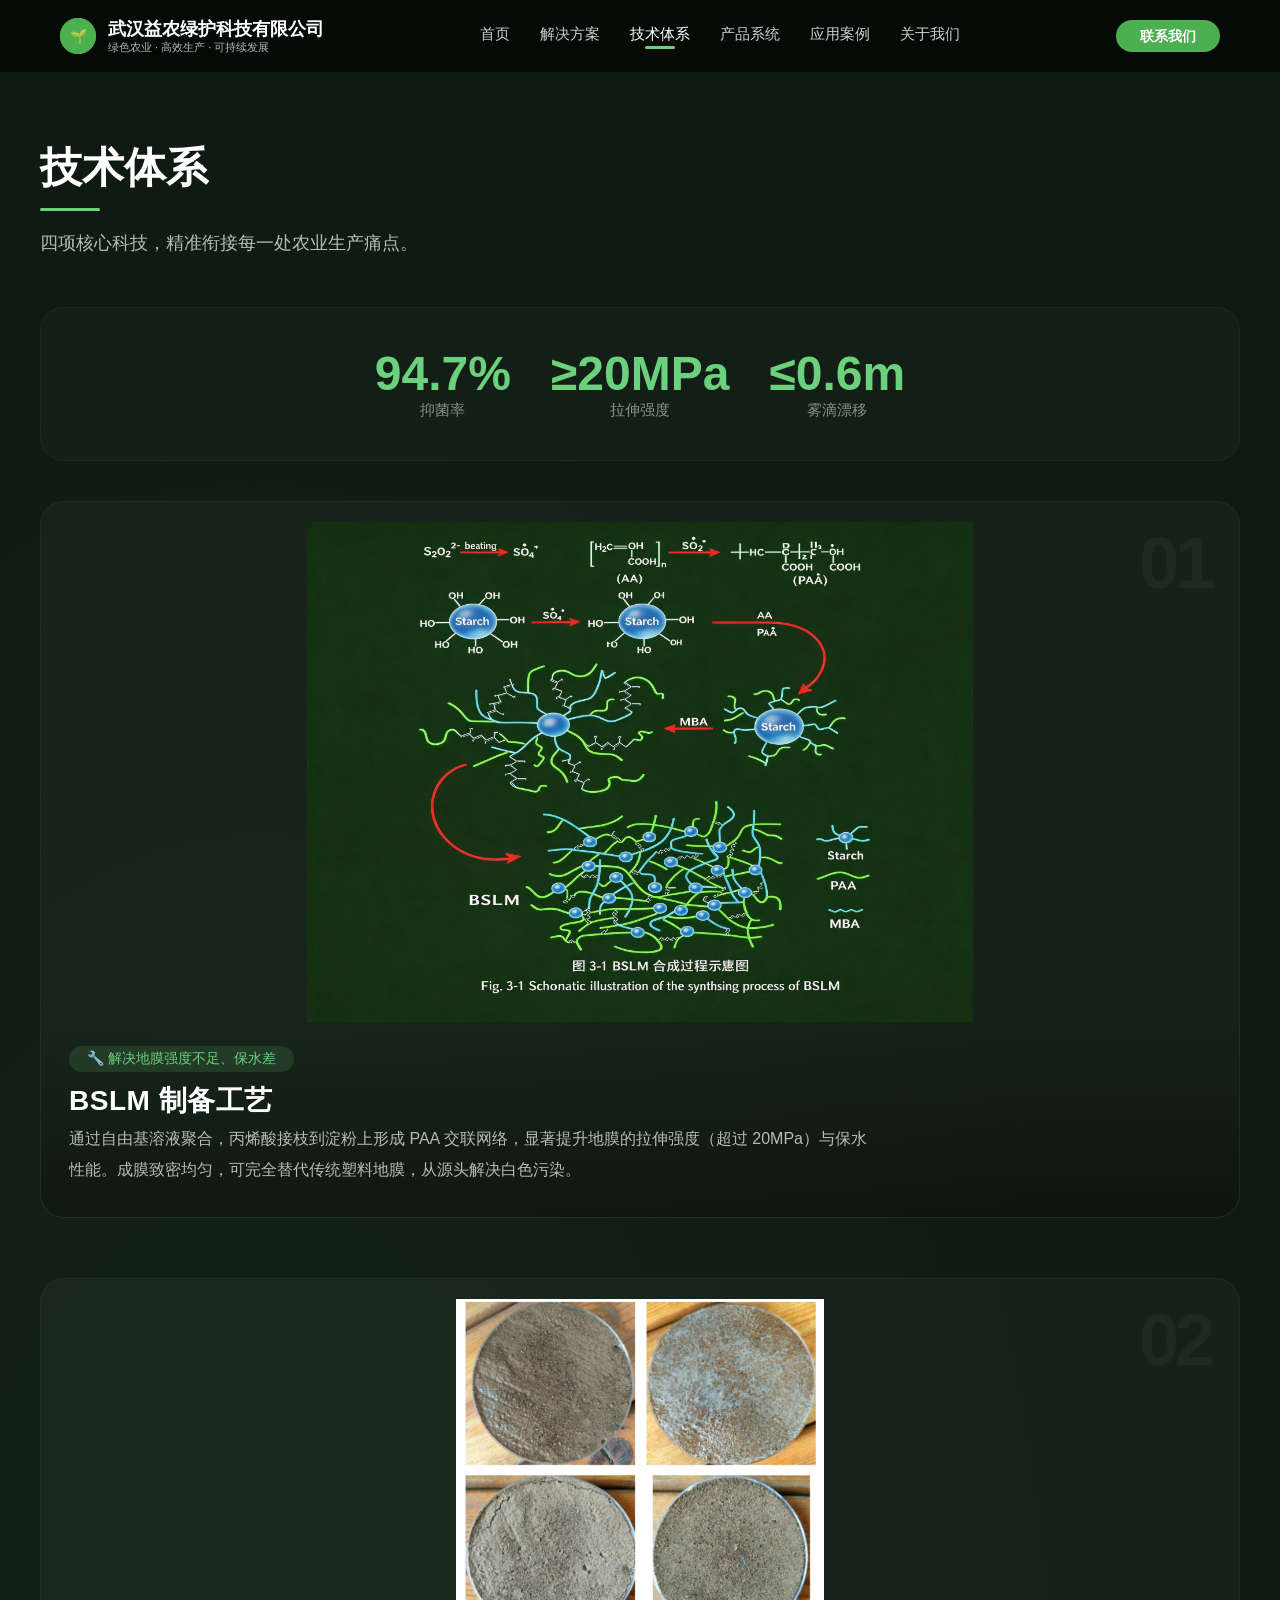
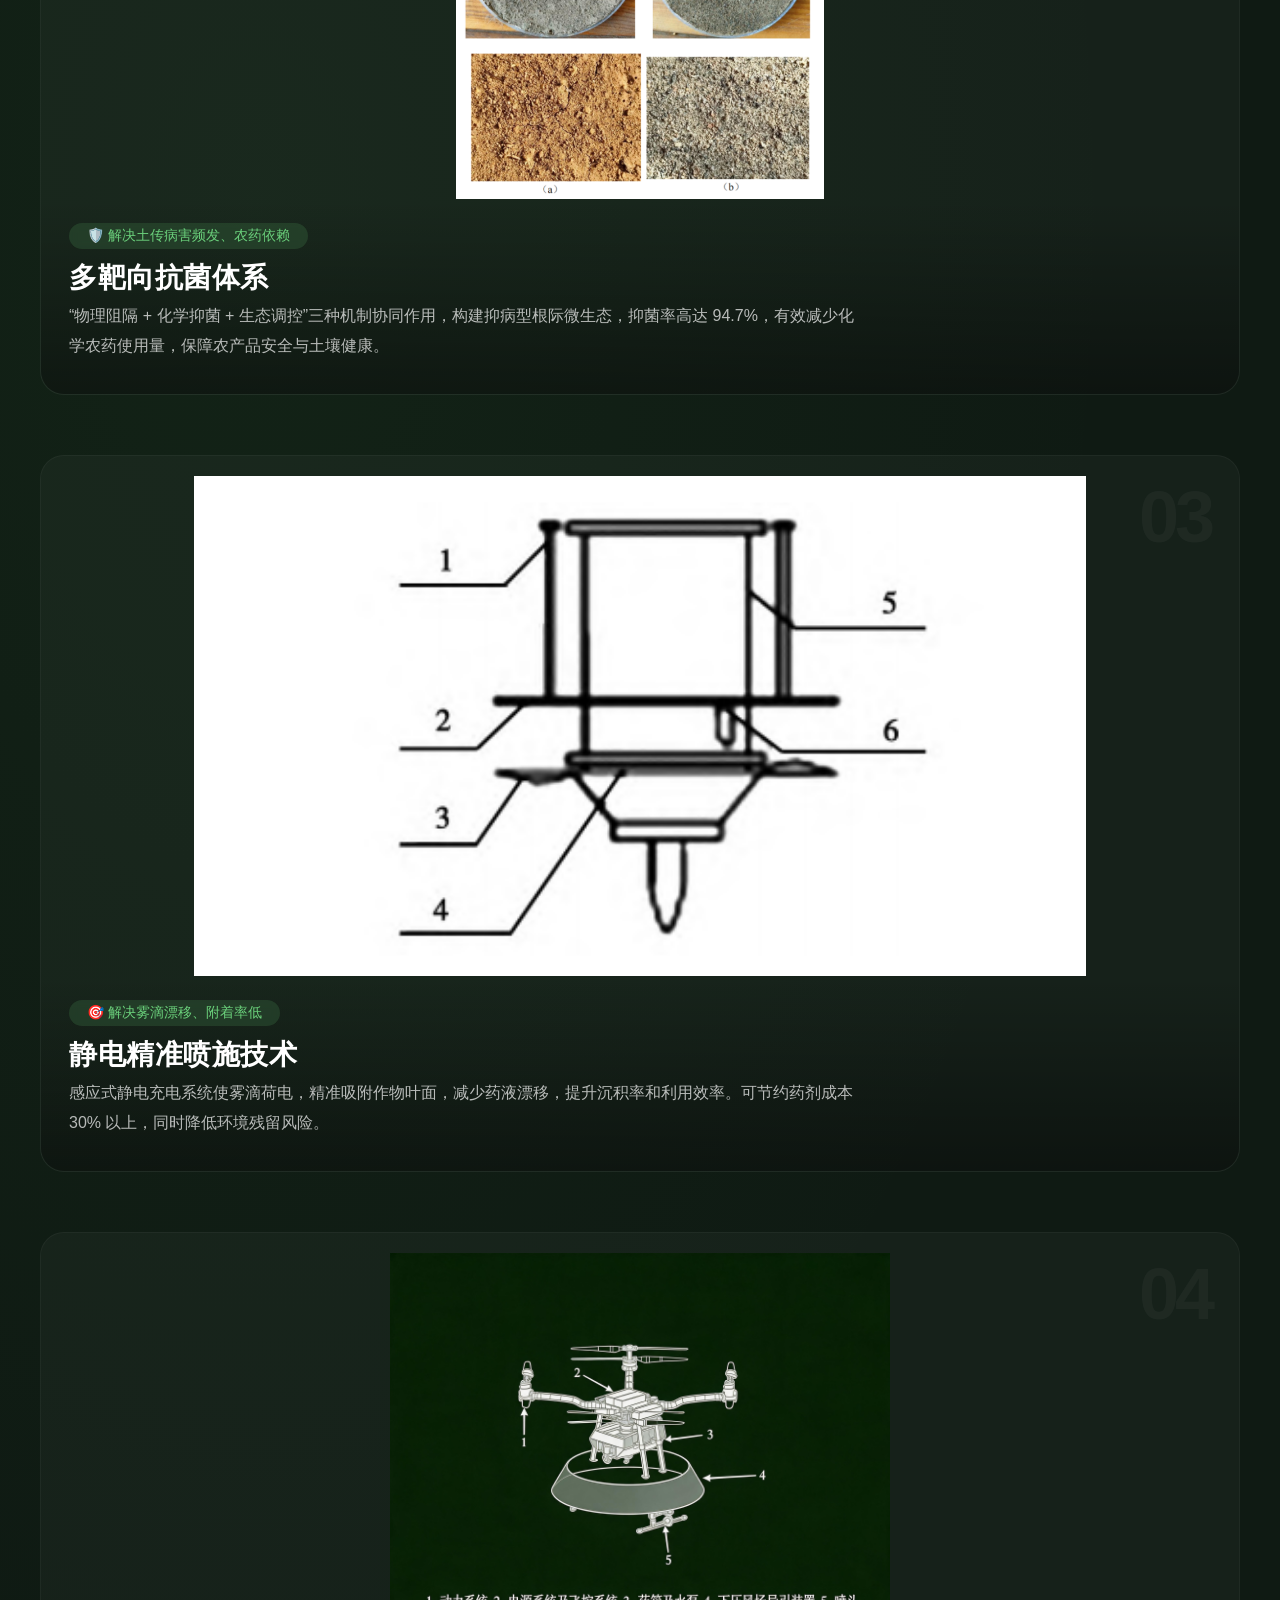
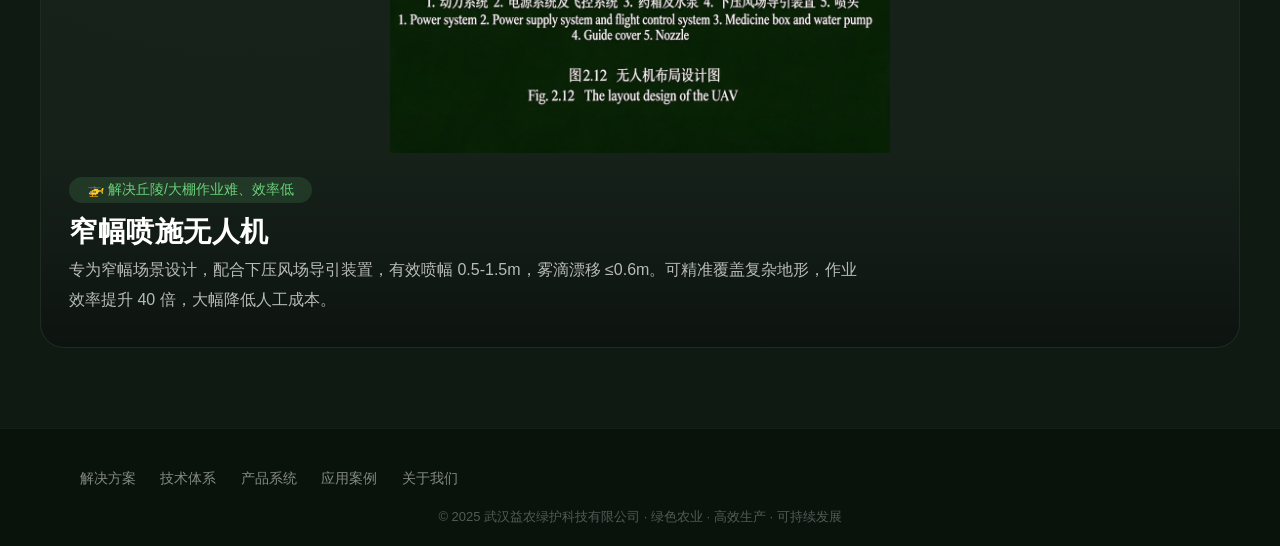
<file: technology.html>
<!DOCTYPE html>
<html lang="zh-CN">
<head>
    <meta charset="UTF-8" />
    <meta name="viewport" content="width=device-width, initial-scale=1.0" />
    <title>技术体系 – 液态地膜无人机解决方案</title>
    <link rel="stylesheet" href="style.css" />
    <style>
        /* ===== 展厅式布局 ===== */
        .tech-gallery {
            display: flex;
            flex-direction: column;
            gap: 60px;
            margin-top: 20px;
        }

        /* 每一组技术：大图 + 文字 */
        .tech-piece {
            position: relative;
            width: 100%;
            border-radius: 24px;
            overflow: hidden;
            background: rgba(255, 255, 255, 0.03);
            border: 1px solid rgba(255, 255, 255, 0.04);
            transition: all 0.5s ease;
        }
        .tech-piece:hover {
            border-color: rgba(107, 209, 124, 0.2);
            box-shadow: 0 30px 80px rgba(0, 0, 0, 0.5);
        }

        /* 大图区域 */
        .tech-piece .visual {
            width: 100%;
            padding: 20px 20px 0 20px;
        }
        .tech-piece .visual img {
            width: 100%;
            max-height: 500px;
            object-fit: contain;
            display: block;
            border-radius: 16px;
            transition: transform 0.6s ease;
        }
        .tech-piece:hover .visual img {
            transform: scale(1.02);
        }

        /* 文字信息 */
        .tech-piece .info {
            padding: 24px 28px 32px 28px;
            background: linear-gradient(180deg, transparent, rgba(0, 0, 0, 0.4));
        }
        .tech-piece .info h3 {
            font-size: 28px;
            font-weight: 600;
            color: #fff;
            margin-bottom: 4px;
            letter-spacing: 0.5px;
        }
        .tech-piece .info .tag {
            display: inline-block;
            background: rgba(107, 209, 124, 0.15);
            padding: 4px 18px;
            border-radius: 30px;
            font-size: 14px;
            color: #6bd17c;
            font-weight: 500;
            margin-bottom: 10px;
            backdrop-filter: blur(4px);
        }
        .tech-piece .info p {
            font-size: 16px;
            color: rgba(255, 255, 255, 0.7);
            line-height: 1.9;
            max-width: 800px;
        }

        /* 数字标记（浮动装饰） */
        .tech-piece .number {
            position: absolute;
            top: 20px;
            right: 28px;
            font-size: 72px;
            font-weight: 800;
            color: rgba(255, 255, 255, 0.04);
            letter-spacing: -4px;
            pointer-events: none;
            user-select: none;
        }

        /* 数据展示 —— 做轻悬浮 */
        .stats-row {
            display: flex;
            flex-wrap: wrap;
            justify-content: center;
            gap: 40px;
            padding: 40px 20px;
            margin-bottom: 40px;
            background: rgba(255, 255, 255, 0.02);
            border-radius: 24px;
            border: 1px solid rgba(255, 255, 255, 0.04);
        }
        .stats-row .stat {
            text-align: center;
        }
        .stats-row .stat .num {
            font-size: 48px;
            font-weight: 700;
            color: #6bd17c;
            display: block;
            line-height: 1.1;
        }
        .stats-row .stat .label {
            font-size: 15px;
            color: rgba(255, 255, 255, 0.5);
        }

        /* 响应式 */
        @media (max-width: 992px) {
            .tech-piece .visual img {
                max-height: 350px;
            }
            .tech-piece .info h3 {
                font-size: 24px;
            }
            .tech-piece .number {
                font-size: 48px;
                top: 16px;
                right: 20px;
            }
            .stats-row .stat .num {
                font-size: 36px;
            }
        }
        @media (max-width: 768px) {
            .tech-gallery {
                gap: 40px;
            }
            .tech-piece .visual img {
                max-height: 250px;
            }
            .tech-piece .info {
                padding: 18px 20px 24px 20px;
            }
            .tech-piece .info h3 {
                font-size: 20px;
            }
            .tech-piece .info p {
                font-size: 15px;
            }
            .stats-row {
                gap: 24px;
                padding: 30px 16px;
            }
            .stats-row .stat .num {
                font-size: 30px;
            }
        }
        @media (max-width: 480px) {
            .tech-piece .visual img {
                max-height: 180px;
            }
            .tech-piece .info h3 {
                font-size: 18px;
            }
            .tech-piece .info p {
                font-size: 14px;
            }
            .tech-piece .number {
                display: none;
            }
        }
    </style>
</head>
<body>

    <nav>
        <div class="brand">
            <div class="brand-icon"><div style="background:#4CAF50; width:100%; height:100%; border-radius:50%; display:flex; align-items:center; justify-content:center; font-weight:bold; font-size:14px;">🌱</div></div>
            <div class="brand-text">
                <span class="brand-name">武汉益农绿护科技有限公司</span>
                <span class="brand-slogan">绿色农业 · 高效生产 · 可持续发展</span>
            </div>
        </div>
        <ul class="nav-links">
            <li><a href="index.html">首页</a></li>
            <li><a href="solutions.html">解决方案</a></li>
            <li class="active"><a href="technology.html">技术体系</a></li>
            <li><a href="products.html">产品系统</a></li>
            <li><a href="cases.html">应用案例</a></li>
            <li><a href="about.html">关于我们</a></li>
        </ul>
        <a href="contact.html" class="btn-contact">联系我们</a>
    </nav>

    <section class="page-section">
        <div class="container">
            <h2 class="section-title">技术体系</h2>
            <p class="section-subtitle">四项核心科技，精准衔接每一处农业生产痛点。</p>

            <!-- 数据展示 -->
            <div class="stats-row">
                <div class="stat">
                    <span class="num">94.7%</span>
                    <span class="label">抑菌率</span>
                </div>
                <div class="stat">
                    <span class="num">≥20MPa</span>
                    <span class="label">拉伸强度</span>
                </div>
                <div class="stat">
                    <span class="num">≤0.6m</span>
                    <span class="label">雾滴漂移</span>
                </div>
            </div>

            <!-- 四大技术展厅 -->
            <div class="tech-gallery">

                <!-- 1 -->
                <div class="tech-piece">
                    <div class="number">01</div>
                    <div class="visual">
                        <img src="assets/bslm_process.png" alt="BSLM制备原理图">
                    </div>
                    <div class="info">
                        <span class="tag">🔧 解决地膜强度不足、保水差</span>
                        <h3>BSLM 制备工艺</h3>
                        <p>通过自由基溶液聚合，丙烯酸接枝到淀粉上形成 PAA 交联网络，显著提升地膜的拉伸强度（超过 20MPa）与保水性能。成膜致密均匀，可完全替代传统塑料地膜，从源头解决白色污染。</p>
                    </div>
                </div>

                <!-- 2 -->
                <div class="tech-piece">
                    <div class="number">02</div>
                    <div class="visual">
                        <img src="assets/soil_combined.png" alt="地膜与土壤结合">
                    </div>
                    <div class="info">
                        <span class="tag">🛡️ 解决土传病害频发、农药依赖</span>
                        <h3>多靶向抗菌体系</h3>
                        <p>“物理阻隔 + 化学抑菌 + 生态调控”三种机制协同作用，构建抑病型根际微生态，抑菌率高达 94.7%，有效减少化学农药使用量，保障农产品安全与土壤健康。</p>
                    </div>
                </div>

                <!-- 3 -->
                <div class="tech-piece">
                    <div class="number">03</div>
                    <div class="visual">
                        <img src="assets/nozzle_diagram.png" alt="静电喷嘴结构图">
                    </div>
                    <div class="info">
                        <span class="tag">🎯 解决雾滴漂移、附着率低</span>
                        <h3>静电精准喷施技术</h3>
                        <p>感应式静电充电系统使雾滴荷电，精准吸附作物叶面，减少药液漂移，提升沉积率和利用效率。可节约药剂成本 30% 以上，同时降低环境残留风险。</p>
                    </div>
                </div>

                <!-- 4 -->
                <div class="tech-piece">
                    <div class="number">04</div>
                    <div class="visual">
                        <img src="assets/drone_structure.png" alt="无人机结构图">
                    </div>
                    <div class="info">
                        <span class="tag">🚁 解决丘陵/大棚作业难、效率低</span>
                        <h3>窄幅喷施无人机</h3>
                        <p>专为窄幅场景设计，配合下压风场导引装置，有效喷幅 0.5-1.5m，雾滴漂移 ≤0.6m。可精准覆盖复杂地形，作业效率提升 40 倍，大幅降低人工成本。</p>
                    </div>
                </div>

            </div>
        </div>
    </section>

    <footer>
        <div class="footer-inner">
            <div class="footer-links">
                <a href="solutions.html">解决方案</a>
                <a href="technology.html">技术体系</a>
                <a href="products.html">产品系统</a>
                <a href="cases.html">应用案例</a>
                <a href="about.html">关于我们</a>
            </div>
        </div>
        <div class="footer-bottom"><p>© 2025 武汉益农绿护科技有限公司 · 绿色农业 · 高效生产 · 可持续发展</p></div>
    </footer>

</body>
</html>
</file>
<file: style.css>
/* ===== style.css — 全局共用样式 ===== */
* { margin: 0; padding: 0; box-sizing: border-box; }
body {
    font-family: 'PingFang SC', 'Microsoft YaHei', Arial, sans-serif;
    background: #0f1a13;
    color: #2e2e2e;
    overflow-x: hidden;
}
a { text-decoration: none; color: inherit; }
.container { max-width: 1280px; margin: 0 auto; padding: 0 40px; }

/* ===== 导航栏 ===== */
nav {
    position: fixed;
    top: 0;
    left: 0;
    width: 100%;
    height: 72px;
    padding: 0 60px;
    background: rgba(0, 0, 0, 0.6);
    backdrop-filter: blur(8px);
    display: flex;
    align-items: center;
    justify-content: space-between;
    z-index: 9999;
    box-sizing: border-box;
}

.brand {
    display: flex;
    align-items: center;
    gap: 12px;
    height: 100%;
    line-height: 1.2;
}

.brand-icon {
    width: 36px;
    height: 36px;
    background: #4CAF50;
    border-radius: 50%;
    display: flex;
    align-items: center;
    justify-content: center;
    color: #fff;
    font-size: 18px;
    flex-shrink: 0;
}

.brand-text {
    display: flex;
    flex-direction: column;
    line-height: 1.2;
}

.brand-name {
    font-size: 18px;
    font-weight: 700;
    color: #fff;
    line-height: 22px;
}
.brand-slogan {
    font-size: 11px;
    color: rgba(255, 255, 255, 0.7);
    line-height: 14px;
}

.nav-links {
    list-style: none;
    display: flex;
    align-items: center;
    gap: 30px;
    height: 100%;
}

.nav-links li {
    height: 100%;
    display: flex;
    align-items: center;
}

.nav-links li a {
    text-decoration: none;
    color: rgba(255, 255, 255, 0.8);
    font-size: 15px;
    font-weight: 500;
    padding-bottom: 4px;
    position: relative;
    transition: color 0.3s;
    line-height: 1.2;
}

.nav-links li a:hover { color: #fff; }
.nav-links li.active a { color: #fff; }

.nav-links li.active a::after {
    content: '';
    position: absolute;
    bottom: -2px;
    left: 50%;
    transform: translateX(-50%);
    width: 30px;
    height: 3px;
    background: #6bd17c;
    border-radius: 2px;
}

.btn-contact {
    background: #4CAF50;
    color: #fff;
    padding: 8px 24px;
    border-radius: 30px;
    font-size: 14px;
    font-weight: 600;
    transition: background 0.3s;
    border: none;
    cursor: pointer;
    line-height: 1.2;
}
.btn-contact:hover { background: #3d8b4a; }

/* ===== 页面通用 ===== */
.page-section { padding: 140px 0 80px; min-height: 100vh; background: #0f1a13; position: relative; }

/* 页面高级氛围感 */
.page-section::before {
    content: '';
    position: absolute;
    top: 0;
    left: 0;
    width: 100%;
    height: 100%;
    background: radial-gradient(ellipse at 20% 50%, rgba(76, 175, 80, 0.06), transparent 60%);
    pointer-events: none;
}

.section-title { font-size: 42px; font-weight: 700; margin-bottom: 16px; color: #fff; position: relative; }
.section-title::after { content: ''; display: block; width: 60px; height: 3px; background: #6bd17c; border-radius: 4px; margin-top: 12px; }
.section-subtitle { font-size: 18px; color: rgba(255, 255, 255, 0.7); max-width: 680px; line-height: 1.8; margin-bottom: 48px; }
.card-grid { display: grid; gap: 28px; }
.card-grid-3 { grid-template-columns: repeat(3, 1fr); }
.card-grid-4 { grid-template-columns: repeat(4, 1fr); }
.card-grid-2 { grid-template-columns: repeat(2, 1fr); }

/* ===== 磨砂卡片 ===== */
.card {
    background: rgba(255, 255, 255, 0.05);
    border-radius: 16px;
    padding: 32px 28px;
    border: 1px solid rgba(255, 255, 255, 0.08);
    transition: all 0.3s ease;
    position: relative;
    z-index: 1;
}
.card:hover { transform: translateY(-6px); border-color: rgba(255, 255, 255, 0.2); background: rgba(255, 255, 255, 0.08); box-shadow: 0 20px 60px rgba(0,0,0,0.4); }
.card h3 { font-size: 20px; font-weight: 600; color: #fff; margin-bottom: 8px; }
.card p { font-size: 15px; color: rgba(255, 255, 255, 0.7); line-height: 1.7; }

/* ===== 图片高级处理系统（已去除暗角和渐变） ===== */
.img-box {
    position: relative;
    width: 100%;
    border-radius: 12px;
    overflow: hidden;
    cursor: pointer;
    transition: all 0.4s ease;
    box-shadow: 0 4px 20px rgba(0,0,0,0.3);
}

.img-box img {
    width: 100%;
    display: block;
    /* 统一滤镜：灰度20% + 暖色15% + 对比度增加20%（已移除亮度压暗） */
    filter: grayscale(0.2) sepia(0.15) contrast(1.2);
    transition: all 0.5s ease;
}

.img-box:hover img {
    transform: scale(1.05);
    filter: grayscale(0) sepia(0) contrast(1.1);
}

/* 遮罩层：已移除渐变背景，不再影响图片亮度 */
.img-box::after {
    content: '';
    position: absolute;
    top: 0;
    left: 0;
    width: 100%;
    height: 100%;
    background: none;  /* 去掉渐变遮罩 */
    pointer-events: none;
    transition: all 0.5s ease;
}

.img-box:hover::after {
    background: none;
}

/* 针对首页图标和Logo的特殊处理 */
.no-style-box {
    filter: none !important;
}
.no-style-box img {
    filter: none !important;
}
.no-style-box::after {
    display: none !important;
}

/* ===== 页脚 ===== */
footer {
    background: #0a120c;
    color: rgba(255, 255, 255, 0.6);
    padding: 40px 60px 20px;
    border-top: 1px solid rgba(255, 255, 255, 0.05);
}
footer .footer-inner {
    max-width: 1280px;
    margin: 0 auto;
    display: flex;
    justify-content: space-between;
    align-items: center;
    flex-wrap: wrap;
}
footer .footer-links a {
    color: rgba(255, 255, 255, 0.5);
    margin-left: 20px;
    font-size: 14px;
    transition: color 0.3s;
}
footer .footer-links a:hover { color: #fff; }
footer .footer-bottom {
    text-align: center;
    font-size: 13px;
    color: rgba(255, 255, 255, 0.3);
    margin-top: 20px;
}

/* ===== 响应式 ===== */
@media (max-width: 992px) {
    .card-grid-3, .card-grid-4 { grid-template-columns: 1fr 1fr; }
    .card-grid-2 { grid-template-columns: 1fr; }
}
@media (max-width: 768px) {
    nav { padding: 0 20px; height: 64px; }
    .brand-name { font-size: 15px; }
    .brand-slogan { font-size: 10px; }
    .nav-links { gap: 14px; }
    .nav-links li a { font-size: 13px; }
    .btn-contact { padding: 6px 16px; font-size: 12px; }
    .card-grid-3, .card-grid-4, .card-grid-2 { grid-template-columns: 1fr; }
}
</file>
